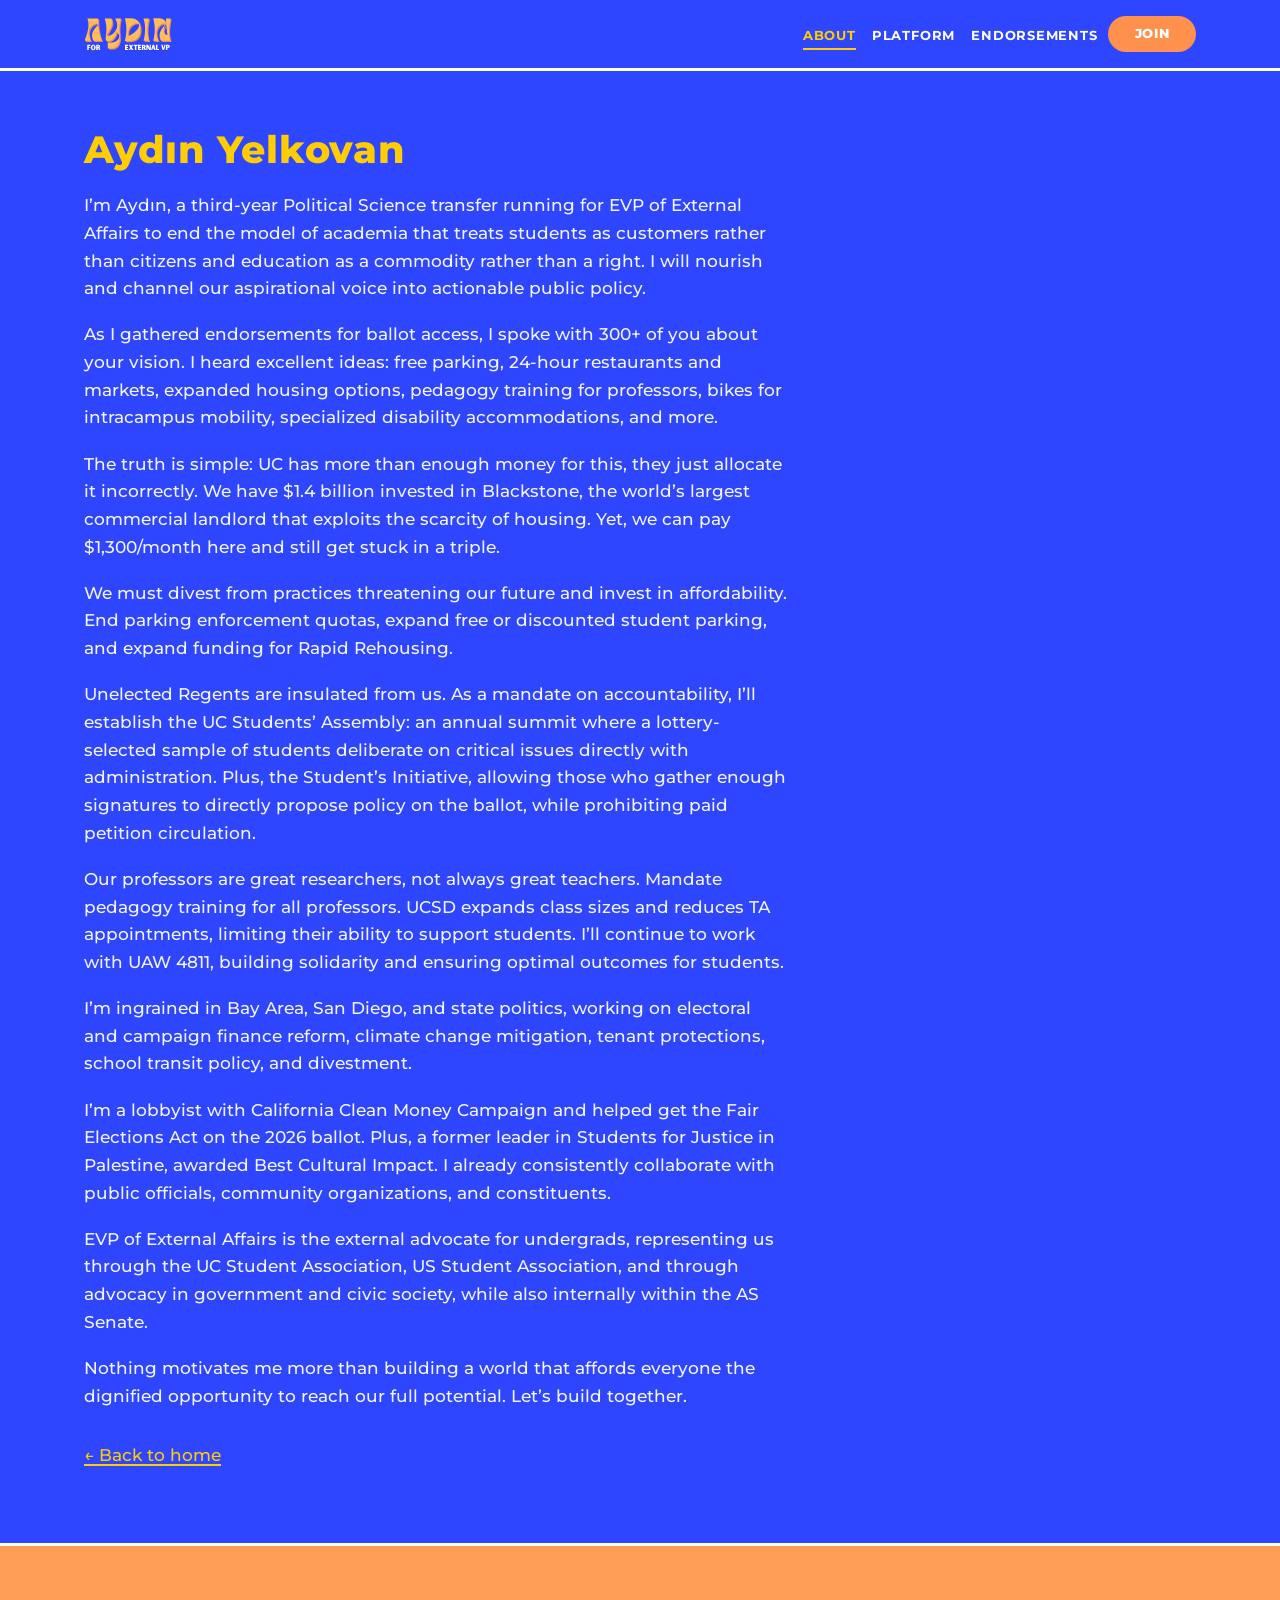
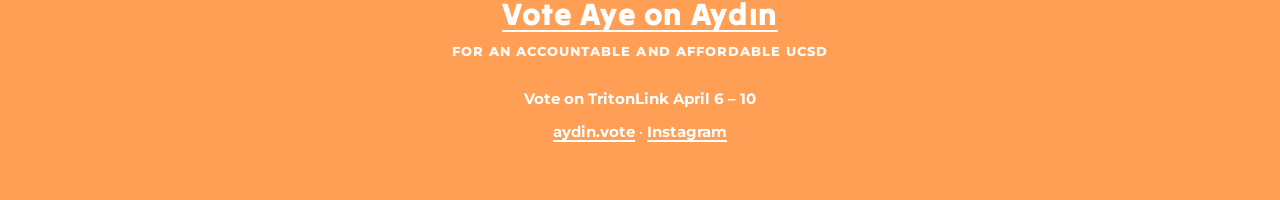
<file: about.html>
<!DOCTYPE html>
<html lang="en-US">
  <head>
    <meta charset="utf-8" />
    <meta name="viewport" content="width=device-width, initial-scale=1" />
    <title>About — Aydın Yelkovan for External Affairs</title>
    <meta
      name="description"
      content="I’m Aydın, a third-year Political Science transfer running for EVP of External Affairs to end the model of academia that treats students as customers rather than citizens and education as a commodity rather than a right."
    />
    <link rel="icon" type="image/png" href="assets/logo.png" />
    <link rel="apple-touch-icon" href="assets/logo.png" />
    <link rel="preconnect" href="https://fonts.googleapis.com" />
    <link rel="preconnect" href="https://fonts.gstatic.com" crossorigin />
    <link
      href="https://fonts.googleapis.com/css2?family=Montserrat:wght@500;600;700;800&family=Tilt+Warp&display=swap"
      rel="stylesheet"
    />
    <link rel="stylesheet" href="styles.css" />
  </head>
  <body>
    <a class="skip-link" href="#main">Skip to content</a>

    <header class="site-header">
      <div class="header-inner">
        <a class="brand-mark" href="index.html">
          <img
            src="assets/header.svg"
            alt="Aydın Yelkovan for External VP"
            width="1500"
            height="750"
            decoding="async"
          />
        </a>
        <nav class="header-nav" aria-label="Primary">
          <div id="nav-drawer" class="nav-drawer">
            <ul class="nav-links nav-links--pages">
              <li><a href="about.html" aria-current="page">About</a></li>
              <li><a href="platform.html">Platform</a></li>
              <li><a href="endorsements.html">Endorsements</a></li>
            </ul>
          </div>
          <a class="btn-cta header-join-btn" href="join.html">Join</a>
          <button
            type="button"
            class="nav-toggle"
            id="nav-toggle"
            aria-expanded="false"
            aria-controls="nav-drawer"
            aria-label="Open menu"
          >
            <span class="nav-toggle-bars" aria-hidden="true">
              <span class="nav-toggle-bar"></span>
              <span class="nav-toggle-bar"></span>
              <span class="nav-toggle-bar"></span>
            </span>
          </button>
        </nav>
      </div>
    </header>

    <main id="main" aria-label="About">
      <section class="section section--blue about-page" id="meet">
        <div class="section-inner">
        <h1 class="about-page-title">Aydın Yelkovan</h1>
        <div class="about-body">
          <p>
            I’m Aydın, a third-year Political Science transfer running for EVP of
            External Affairs to end the model of academia that treats students as
            customers rather than citizens and education as a commodity rather than
            a right. I will nourish and channel our aspirational voice into
            actionable public policy.
          </p>
          <p>
            As I gathered endorsements for ballot access, I spoke with 300+ of you
            about your vision. I heard excellent ideas: free parking, 24-hour
            restaurants and markets, expanded housing options, pedagogy training
            for professors, bikes for intracampus mobility, specialized disability
            accommodations, and more.
          </p>
          <p>
            The truth is simple: UC has more than enough money for this, they just
            allocate it incorrectly. We have $1.4 billion invested in Blackstone, the
            world’s largest commercial landlord that exploits the scarcity of
            housing. Yet, we can pay $1,300/month here and still get stuck in a
            triple.
          </p>
          <p>
            We must divest from practices threatening our future and invest in
            affordability. End parking enforcement quotas, expand free or discounted
            student parking, and expand funding for Rapid Rehousing.
          </p>
          <p>
            Unelected Regents are insulated from us. As a mandate on accountability,
            I’ll establish the UC Students’ Assembly: an annual summit where a
            lottery-selected sample of students deliberate on critical issues
            directly with administration. Plus, the Student’s Initiative, allowing
            those who gather enough signatures to directly propose policy on the
            ballot, while prohibiting paid petition circulation.
          </p>
          <p>
            Our professors are great researchers, not always great teachers.
            Mandate pedagogy training for all professors. UCSD expands class sizes
            and reduces TA appointments, limiting their ability to support
            students. I’ll continue to work with UAW 4811, building solidarity and
            ensuring optimal outcomes for students.
          </p>
          <p>
            I’m ingrained in Bay Area, San Diego, and state politics, working on
            electoral and campaign finance reform, climate change mitigation, tenant
            protections, school transit policy, and divestment.
          </p>
          <p>
            I’m a lobbyist with California Clean Money Campaign and helped get the
            Fair Elections Act on the 2026 ballot. Plus, a former leader in Students
            for Justice in Palestine, awarded Best Cultural Impact. I already
            consistently collaborate with public officials, community organizations,
            and constituents.
          </p>
          <p>
            EVP of External Affairs is the external advocate for undergrads,
            representing us through the UC Student Association, US Student
            Association, and through advocacy in government and civic society, while
            also internally within the AS Senate.
          </p>
          <p>
            Nothing motivates me more than building a world that affords everyone
            the dignified opportunity to reach our full potential. Let’s build
            together.
          </p>
        </div>

        <p class="about-back-wrap">
          <a href="index.html">← Back to home</a>
        </p>
        </div>
      </section>
    </main>

    <footer class="site-footer">
      <div class="site-footer-inner">
        <div class="wordmark-footer">Vote Aye on Aydın</div>
        <p class="footer-tagline">For an Accountable and Affordable UCSD</p>
        <p><strong>Vote on TritonLink April 6 – 10</strong></p>
        <p>
          <a href="https://aydin.vote/">aydin.vote</a>
          · <a href="https://www.instagram.com/voteaydin">Instagram</a>
        </p>
      </div>
    </footer>
    <script src="assets/nav.js" defer></script>
  </body>
</html>
</file>
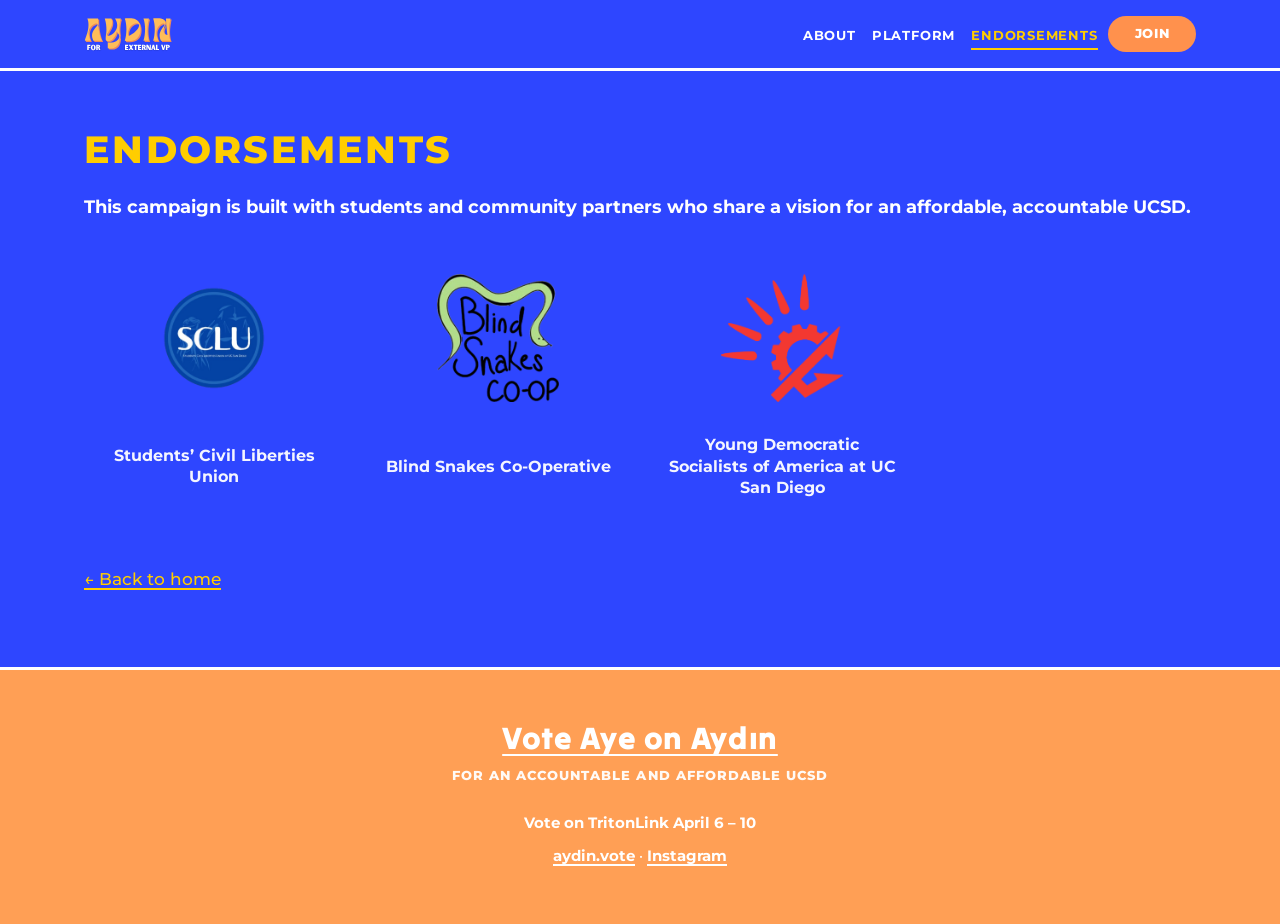
<file: endorsements.html>
<!DOCTYPE html>
<html lang="en-US">
  <head>
    <meta charset="utf-8" />
    <meta name="viewport" content="width=device-width, initial-scale=1" />
    <title>Endorsements — Aydın Yelkovan for External Affairs</title>
    <meta
      name="description"
      content="Organizations endorsing Aydın Yelkovan for ASUCSD EVP of External Affairs."
    />
    <link rel="icon" type="image/png" href="assets/logo.png" />
    <link rel="apple-touch-icon" href="assets/logo.png" />
    <link rel="preconnect" href="https://fonts.googleapis.com" />
    <link rel="preconnect" href="https://fonts.gstatic.com" crossorigin />
    <link
      href="https://fonts.googleapis.com/css2?family=Montserrat:wght@500;600;700;800&family=Tilt+Warp&display=swap"
      rel="stylesheet"
    />
    <link rel="stylesheet" href="styles.css" />
  </head>
  <body>
    <a class="skip-link" href="#main">Skip to content</a>

    <header class="site-header">
      <div class="header-inner">
        <a class="brand-mark" href="index.html">
          <img
            src="assets/header.svg"
            alt="Aydın Yelkovan for External VP"
            width="1500"
            height="750"
            decoding="async"
          />
        </a>
        <nav class="header-nav" aria-label="Primary">
          <div id="nav-drawer" class="nav-drawer">
            <ul class="nav-links nav-links--pages">
              <li><a href="about.html">About</a></li>
              <li><a href="platform.html">Platform</a></li>
              <li><a href="endorsements.html" aria-current="page">Endorsements</a></li>
            </ul>
          </div>
          <a class="btn-cta header-join-btn" href="join.html">Join</a>
          <button
            type="button"
            class="nav-toggle"
            id="nav-toggle"
            aria-expanded="false"
            aria-controls="nav-drawer"
            aria-label="Open menu"
          >
            <span class="nav-toggle-bars" aria-hidden="true">
              <span class="nav-toggle-bar"></span>
              <span class="nav-toggle-bar"></span>
              <span class="nav-toggle-bar"></span>
            </span>
          </button>
        </nav>
      </div>
    </header>

    <main id="main">
      <section class="section section--blue endorse-page">
        <div class="section-inner">
        <h1 class="endorse-page-title">Endorsements</h1>
        <p class="lede">
          This campaign is built with students and community partners who share
          a vision for an affordable, accountable UCSD.
        </p>

        <ul class="endorse-grid">
          <li>
            <a
              class="endorse-card"
              href="https://sclusd.org"
              target="_blank"
              rel="noopener noreferrer"
            >
              <img
                src="assets/endorsements/sclu.png"
                width="300"
                height="300"
                alt="Students’ Civil Liberties Union logo"
                loading="lazy"
              />
              <span class="endorse-name">Students’ Civil Liberties Union</span>
            </a>
          </li>
          <li>
            <a
              class="endorse-card"
              href="https://linktr.ee/blindsnakescoop"
              target="_blank"
              rel="noopener noreferrer"
            >
              <img
                src="assets/endorsements/blind-snakes.png"
                width="286"
                height="300"
                alt="Blind Snakes Co-Operative logo"
                loading="lazy"
              />
              <span class="endorse-name">Blind Snakes Co-Operative</span>
            </a>
          </li>
          <li>
            <a
              class="endorse-card"
              href="https://linktr.ee/ydsatucsd"
              target="_blank"
              rel="noopener noreferrer"
            >
              <img
                src="assets/endorsements/ydsa-ucsd.png"
                width="283"
                height="297"
                alt="Young Democratic Socialists of America at UC San Diego logo"
                loading="lazy"
              />
              <span class="endorse-name"
                >Young Democratic Socialists of America at UC San Diego</span>
            </a>
          </li>
        </ul>

        <p class="endorse-back-wrap">
          <a href="index.html">← Back to home</a>
        </p>
        </div>
      </section>
    </main>

    <footer class="site-footer">
      <div class="site-footer-inner">
        <div class="wordmark-footer">Vote Aye on Aydın</div>
        <p class="footer-tagline">For an Accountable and Affordable UCSD</p>
        <p><strong>Vote on TritonLink April 6 – 10</strong></p>
        <p>
          <a href="https://aydin.vote/">aydin.vote</a>
          · <a href="https://www.instagram.com/voteaydin">Instagram</a>
        </p>
      </div>
    </footer>
    <script src="assets/nav.js" defer></script>
  </body>
</html>
</file>
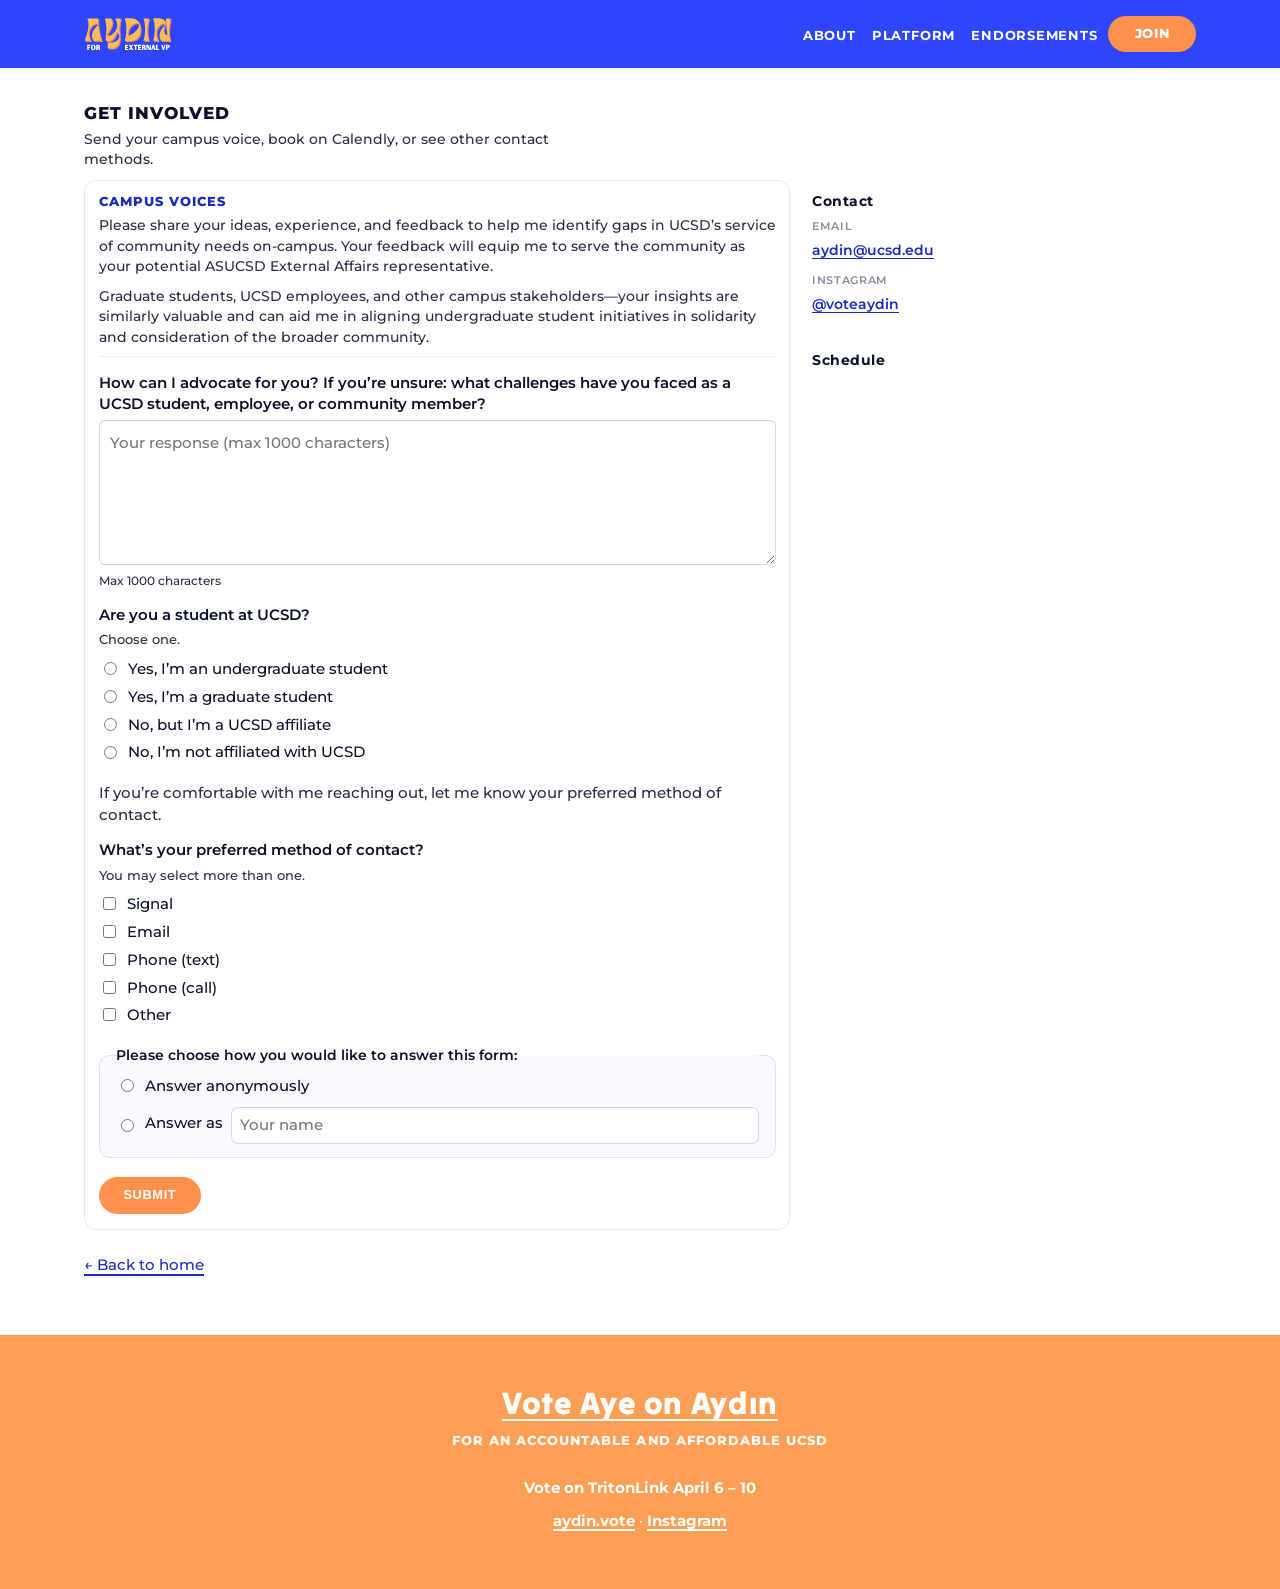
<file: join.html>
<!DOCTYPE html>
<html lang="en-US">
  <head>
    <meta charset="utf-8" />
    <meta name="viewport" content="width=device-width, initial-scale=1" />
    <title>Get involved — Aydın Yelkovan for External Affairs</title>
    <meta
      name="description"
      content="Sign up to table with the campaign and tell us how we can support you at UCSD."
    />
    <link rel="icon" type="image/png" href="assets/logo.png" />
    <link rel="apple-touch-icon" href="assets/logo.png" />
    <link rel="preconnect" href="https://fonts.googleapis.com" />
    <link rel="preconnect" href="https://fonts.gstatic.com" crossorigin />
    <link
      href="https://fonts.googleapis.com/css2?family=Montserrat:wght@500;600;700;800&family=Tilt+Warp&display=swap"
      rel="stylesheet"
    />
    <link rel="stylesheet" href="styles.css" />
  </head>
  <body>
    <a class="skip-link" href="#main">Skip to content</a>

    <header class="site-header">
      <div class="header-inner">
        <a class="brand-mark" href="index.html">
          <img
            src="assets/header.svg"
            alt="Aydın Yelkovan for External VP"
            width="1500"
            height="750"
            decoding="async"
          />
        </a>
        <nav class="header-nav" aria-label="Primary">
          <div id="nav-drawer" class="nav-drawer">
            <ul class="nav-links nav-links--pages">
              <li><a href="about.html">About</a></li>
              <li><a href="platform.html">Platform</a></li>
              <li><a href="endorsements.html">Endorsements</a></li>
            </ul>
          </div>
          <a class="btn-cta header-join-btn" href="join.html" aria-current="page">Join</a>
          <button
            type="button"
            class="nav-toggle"
            id="nav-toggle"
            aria-expanded="false"
            aria-controls="nav-drawer"
            aria-label="Open menu"
          >
            <span class="nav-toggle-bars" aria-hidden="true">
              <span class="nav-toggle-bar"></span>
              <span class="nav-toggle-bar"></span>
              <span class="nav-toggle-bar"></span>
            </span>
          </button>
        </nav>
      </div>
    </header>

    <main id="main">
      <section class="section section--surface join-page">
        <div class="section-inner">
          <header class="join-intro">
            <h1 class="join-page-title">Get involved</h1>
            <p class="join-lede">
              Send your campus voice, book on Calendly, or see other contact
              methods.
            </p>
          </header>

          <div class="join-layout">
            <div class="join-col join-col--primary">
              <section class="join-panel join-panel--form">
                <h2 class="join-subhead">Campus Voices</h2>
                <!-- Formsubmit.co: first submission triggers a one-time inbox confirmation. -->
                <form
                  class="join-email-form"
                  action="https://formsubmit.co/contact@aydin.vote"
                  method="post"
                >
                  <input
                    type="hidden"
                    name="_subject"
                    value="Campus Voices — Aydın for External Affairs"
                  />
                  <input type="hidden" name="_template" value="table" />
                  <input type="text" name="_honey" style="display: none" tabindex="-1" autocomplete="off" />

                  <div class="join-form-intro">
                    <p>
                      Please share your ideas, experience, and feedback to help me
                      identify gaps in UCSD’s service of community needs on-campus.
                      Your feedback will equip me to serve the community as your
                      potential ASUCSD External Affairs representative.
                    </p>
                    <p>
                      Graduate students, UCSD employees, and other campus
                      stakeholders—your insights are similarly valuable and can aid
                      me in aligning undergraduate student initiatives in solidarity
                      and consideration of the broader community.
                    </p>
                  </div>

                  <label class="join-field">
                    <span class="join-field-label"
                      >How can I advocate for you? If you’re unsure: what
                      challenges have you faced as a UCSD student, employee, or
                      community member?</span>
                    <textarea
                      name="q1_advocacy"
                      rows="5"
                      maxlength="1000"
                      required
                      placeholder="Your response (max 1000 characters)"
                    ></textarea>
                    <span class="join-char-hint" aria-live="polite">Max 1000 characters</span>
                  </label>

                  <fieldset class="join-fieldset">
                    <legend class="join-field-label">
                      Are you a student at UCSD?
                    </legend>
                    <p class="join-field-hint">Choose one.</p>
                    <ul class="join-choice-list">
                      <li>
                        <label class="join-radio-label">
                          <input
                            type="radio"
                            name="q3_ucsd_status"
                            value="Yes, I'm an undergraduate student"
                            required
                          />
                          <span>Yes, I’m an undergraduate student</span>
                        </label>
                      </li>
                      <li>
                        <label class="join-radio-label">
                          <input
                            type="radio"
                            name="q3_ucsd_status"
                            value="Yes, I'm a graduate student"
                          />
                          <span>Yes, I’m a graduate student</span>
                        </label>
                      </li>
                      <li>
                        <label class="join-radio-label">
                          <input
                            type="radio"
                            name="q3_ucsd_status"
                            value="No, but I'm a UCSD affiliate"
                          />
                          <span>No, but I’m a UCSD affiliate</span>
                        </label>
                      </li>
                      <li>
                        <label class="join-radio-label">
                          <input
                            type="radio"
                            name="q3_ucsd_status"
                            value="No, I'm not affiliated with UCSD"
                          />
                          <span>No, I’m not affiliated with UCSD</span>
                        </label>
                      </li>
                    </ul>
                  </fieldset>

                  <!-- Shown for undergrad or grad -->
                  <div
                    id="join-conditional-student"
                    class="join-conditional join-card-dark"
                    hidden
                  >
                    <fieldset class="join-fieldset">
                      <legend class="join-field-label join-field-label--popup">
                        <abbr
                          class="join-popup-mark"
                          title="This question appears when you select an option above"
                          >*</abbr
                        >
                        Are you part of a student organization interested in
                        hosting me?
                      </legend>
                      <p class="join-field-hint join-field-hint--dark">Choose one.</p>
                      <ul class="join-choice-list">
                        <li>
                          <label class="join-radio-label join-radio-label--dark">
                            <input
                              type="radio"
                              name="student_org_hosting"
                              value="Yes, I'm a member"
                            />
                            <span>Yes, I’m a member</span>
                          </label>
                        </li>
                        <li>
                          <label class="join-radio-label join-radio-label--dark">
                            <input
                              type="radio"
                              name="student_org_hosting"
                              value="Yes, I'm a representative"
                            />
                            <span>Yes, I’m a representative</span>
                          </label>
                        </li>
                        <li>
                          <label class="join-radio-label join-radio-label--dark">
                            <input
                              type="radio"
                              name="student_org_hosting"
                              value="No"
                            />
                            <span>No</span>
                          </label>
                        </li>
                      </ul>
                    </fieldset>
                    <div
                      id="join-conditional-org-contact"
                      class="join-conditional-nested"
                      hidden
                    >
                      <label class="join-field join-field--dark">
                        <span class="join-field-label join-field-label--popup"
                          ><abbr
                            class="join-popup-mark"
                            title="This question appears when you select an option above"
                            >*</abbr
                          >
                          Please provide the name and/or contact for the
                          organization, I’ll be in touch!</span
                        >
                        <input
                          type="text"
                          name="student_org_contact"
                          autocomplete="organization"
                          placeholder=""
                        />
                      </label>
                    </div>
                  </div>

                  <!-- Shown for UCSD affiliate (not student) -->
                  <div
                    id="join-conditional-affiliate"
                    class="join-conditional join-card-dark"
                    hidden
                  >
                    <label class="join-field join-field--dark">
                      <span class="join-field-label join-field-label--popup"
                        ><abbr
                          class="join-popup-mark"
                          title="This question appears when you select an option above"
                          >*</abbr
                        >
                        What’s your affiliation with UCSD?</span
                      >
                      <input
                        type="text"
                        name="affiliate_ucsd_detail"
                        autocomplete="organization-title"
                        placeholder=""
                      />
                    </label>
                  </div>

                  <p class="join-form-bridge">
                    If you’re comfortable with me reaching out, let me know your
                    preferred method of contact.
                  </p>

                  <fieldset class="join-fieldset">
                    <legend class="join-field-label">
                      What’s your preferred method of contact?
                    </legend>
                    <p class="join-field-hint">You may select more than one.</p>
                    <ul class="join-choice-list join-choice-list--check">
                      <li>
                        <label class="join-check-label">
                          <input type="checkbox" name="q5_contact_signal" value="yes" />
                          <span>Signal</span>
                        </label>
                      </li>
                      <li>
                        <label class="join-check-label">
                          <input type="checkbox" name="q5_contact_email" value="yes" />
                          <span>Email</span>
                        </label>
                      </li>
                      <li>
                        <label class="join-check-label">
                          <input type="checkbox" name="q5_contact_phone_text" value="yes" />
                          <span>Phone (text)</span>
                        </label>
                      </li>
                      <li>
                        <label class="join-check-label">
                          <input type="checkbox" name="q5_contact_phone_call" value="yes" />
                          <span>Phone (call)</span>
                        </label>
                      </li>
                      <li>
                        <label class="join-check-label">
                          <input type="checkbox" name="q5_contact_other" value="yes" />
                          <span>Other</span>
                        </label>
                      </li>
                    </ul>
                  </fieldset>

                  <div
                    class="join-contact-reveal"
                    id="join-wrap-signal"
                    hidden
                  >
                    <label class="join-field">
                      <span class="join-field-label join-field-label--popup"
                        ><abbr
                          class="join-popup-mark"
                          title="Shown when you select this contact method above"
                          >*</abbr
                        >
                        Signal (username or phone number)</span>
                      <input
                        type="text"
                        name="q6_signal"
                        autocomplete="off"
                        placeholder="@username or phone"
                      />
                    </label>
                  </div>

                  <div
                    class="join-contact-reveal"
                    id="join-wrap-phone"
                    hidden
                  >
                    <label class="join-field">
                      <span class="join-field-label join-field-label--popup"
                        ><abbr
                          class="join-popup-mark"
                          title="Shown when you select this contact method above"
                          >*</abbr
                        >
                        Phone number</span>
                      <input type="tel" name="q7_phone" autocomplete="tel" />
                    </label>
                  </div>

                  <div
                    class="join-contact-reveal"
                    id="join-wrap-email"
                    hidden
                  >
                    <label class="join-field">
                      <span class="join-field-label join-field-label--popup"
                        ><abbr
                          class="join-popup-mark"
                          title="Shown when you select this contact method above"
                          >*</abbr
                        >
                        Email address</span>
                      <input
                        type="email"
                        name="email"
                        autocomplete="email"
                        placeholder="email@example.com"
                      />
                    </label>
                  </div>

                  <div
                    class="join-contact-reveal"
                    id="join-wrap-other"
                    hidden
                  >
                    <label class="join-field">
                      <span class="join-field-label join-field-label--popup"
                        ><abbr
                          class="join-popup-mark"
                          title="Shown when you select this contact method above"
                          >*</abbr
                        >
                        Other — how should we reach you?</span>
                      <textarea
                        name="q_other_contact"
                        rows="3"
                        maxlength="500"
                        placeholder="Describe your preferred contact method"
                      ></textarea>
                    </label>
                  </div>

                  <fieldset
                    class="join-fieldset join-card-dark join-identity-fieldset"
                  >
                    <legend class="join-field-label join-field-label--identity">
                      Please choose how you would like to answer this form:
                    </legend>
                    <ul class="join-choice-list">
                      <li>
                        <label class="join-radio-label join-radio-label--dark">
                          <input
                            type="radio"
                            name="identity_mode"
                            value="anonymous"
                            required
                          />
                          <span>Answer anonymously</span>
                        </label>
                      </li>
                      <li class="join-identity-named-row">
                        <label
                          class="join-radio-label join-radio-label--dark join-radio-label--inline-name"
                        >
                          <input
                            type="radio"
                            name="identity_mode"
                            value="named"
                          />
                          <span class="join-inline-name-label">Answer as</span>
                          <input
                            type="text"
                            id="join-submitter-name"
                            class="join-inline-name-input"
                            name="submitter_name"
                            autocomplete="name"
                            placeholder="Your name"
                            aria-label="Your name (when not anonymous)"
                          />
                        </label>
                      </li>
                    </ul>
                  </fieldset>

                  <button type="submit" class="btn-cta join-form-submit">
                    Submit
                  </button>
                </form>
              </section>
            </div>

            <aside class="join-col join-col--aside" aria-label="Contact and scheduling">
              <section class="join-panel join-panel--contact">
                <h2 class="join-subhead">Contact</h2>
                <ul class="join-contact-list">
                  <li>
                    <span class="join-contact-label">Email</span>
                    <a href="mailto:aydin@ucsd.edu">aydin@ucsd.edu</a>
                  </li>
                  <li>
                    <span class="join-contact-label">Instagram</span>
                    <a
                      href="https://www.instagram.com/voteaydin"
                      target="_blank"
                      rel="noopener noreferrer"
                      >@voteaydin</a
                    >
                  </li>
                </ul>
              </section>

              <div class="join-panel join-calendly-stack">
                <h2 class="join-subhead">Schedule</h2>
                <div class="join-calendly-wrap">
                  <div
                    class="calendly-inline-widget"
                    data-url="https://calendly.com/ayelk-proton/join"
                  ></div>
                </div>
              </div>
            </aside>
          </div>

          <script
            src="https://assets.calendly.com/assets/external/widget.js"
            async
          ></script>
          <script>
            (function () {
              var form = document.querySelector(".join-email-form");
              if (!form) return;

              var cbSignal = form.querySelector('input[name="q5_contact_signal"]');
              var cbEmail = form.querySelector('input[name="q5_contact_email"]');
              var cbPhoneText = form.querySelector(
                'input[name="q5_contact_phone_text"]'
              );
              var cbPhoneCall = form.querySelector(
                'input[name="q5_contact_phone_call"]'
              );
              var cbOther = form.querySelector('input[name="q5_contact_other"]');

              var wrapSignal = document.getElementById("join-wrap-signal");
              var wrapPhone = document.getElementById("join-wrap-phone");
              var wrapEmail = document.getElementById("join-wrap-email");
              var wrapOther = document.getElementById("join-wrap-other");

              var inputSignal = form.querySelector('input[name="q6_signal"]');
              var inputPhone = form.querySelector('input[name="q7_phone"]');
              var inputEmail = form.querySelector('input[name="email"]');
              var inputOther = form.querySelector('textarea[name="q_other_contact"]');

              var studentBlock = document.getElementById("join-conditional-student");
              var affiliateBlock = document.getElementById("join-conditional-affiliate");
              var orgContactWrap = document.getElementById("join-conditional-org-contact");
              var hostingRadios = form.querySelectorAll('input[name="student_org_hosting"]');
              var ucsdRadios = form.querySelectorAll('input[name="q3_ucsd_status"]');
              var orgContactInput = form.querySelector('input[name="student_org_contact"]');
              var affiliateInput = form.querySelector('input[name="affiliate_ucsd_detail"]');
              var identityRadios = form.querySelectorAll('input[name="identity_mode"]');
              var nameInput = document.getElementById("join-submitter-name");

              function setWrap(wrap, show) {
                if (!wrap) return;
                wrap.hidden = !show;
                wrap.setAttribute("aria-hidden", show ? "false" : "true");
              }

              function isUcsdStudent(val) {
                return (
                  val.indexOf("undergraduate") !== -1 ||
                  val.indexOf("graduate") !== -1
                );
              }

              function isUcsdAffiliate(val) {
                return val.indexOf("UCSD affiliate") !== -1;
              }

              function getQ3Value() {
                var c = form.querySelector('input[name="q3_ucsd_status"]:checked');
                return c ? c.value : "";
              }

              function clearStudentFields() {
                hostingRadios.forEach(function (r) {
                  r.checked = false;
                  r.required = false;
                });
                if (orgContactInput) {
                  orgContactInput.value = "";
                  orgContactInput.required = false;
                }
                setWrap(orgContactWrap, false);
              }

              function clearAffiliateField() {
                if (affiliateInput) {
                  affiliateInput.value = "";
                  affiliateInput.required = false;
                }
              }

              function syncUcsd() {
                var v = getQ3Value();
                var showStudent = isUcsdStudent(v);
                var showAffiliate = isUcsdAffiliate(v);

                setWrap(studentBlock, showStudent);
                setWrap(affiliateBlock, showAffiliate);

                if (!showStudent) clearStudentFields();
                if (!showAffiliate) clearAffiliateField();

                if (showStudent) {
                  hostingRadios.forEach(function (r, i) {
                    r.required = i === 0;
                  });
                }
                if (showAffiliate && affiliateInput) {
                  affiliateInput.required = true;
                }

                syncOrgHosting();
              }

              function syncOrgHosting() {
                if (!studentBlock || studentBlock.hidden) return;
                var c = form.querySelector('input[name="student_org_hosting"]:checked');
                var showContact =
                  c && c.value !== "No" && c.value.indexOf("Yes") === 0;
                setWrap(orgContactWrap, showContact);
                if (orgContactInput) {
                  orgContactInput.required = !!showContact;
                  if (!showContact) orgContactInput.value = "";
                }
              }

              function syncIdentity() {
                if (!nameInput) return;
                var mode = form.querySelector('input[name="identity_mode"]:checked');
                if (!mode) {
                  nameInput.required = false;
                  nameInput.disabled = false;
                  return;
                }
                if (mode.value === "named") {
                  nameInput.required = true;
                  nameInput.disabled = false;
                } else {
                  nameInput.required = false;
                  nameInput.value = "";
                  nameInput.disabled = true;
                }
              }

              function sync() {
                var showSignal = cbSignal && cbSignal.checked;
                var showEmail = cbEmail && cbEmail.checked;
                var showPhone =
                  (cbPhoneText && cbPhoneText.checked) ||
                  (cbPhoneCall && cbPhoneCall.checked);
                var showOther = cbOther && cbOther.checked;

                setWrap(wrapSignal, showSignal);
                setWrap(wrapPhone, showPhone);
                setWrap(wrapEmail, showEmail);
                setWrap(wrapOther, showOther);

                if (inputSignal) {
                  inputSignal.required = !!showSignal;
                  if (!showSignal) inputSignal.value = "";
                }
                if (inputPhone) {
                  inputPhone.required = !!showPhone;
                  if (!showPhone) inputPhone.value = "";
                }
                if (inputEmail) {
                  inputEmail.required = !!showEmail;
                  if (!showEmail) inputEmail.value = "";
                }
                if (inputOther) {
                  inputOther.required = !!showOther;
                  if (!showOther) inputOther.value = "";
                }
              }

              form.addEventListener("submit", function (e) {
                var mode = form.querySelector('input[name="identity_mode"]:checked');
                if (mode && mode.value === "anonymous" && nameInput) {
                  nameInput.disabled = false;
                  nameInput.value = "Anonymous";
                }
                if (mode && mode.value === "named" && nameInput) {
                  if (!nameInput.value.trim()) {
                    e.preventDefault();
                    nameInput.focus();
                  }
                }
              });

              [cbSignal, cbEmail, cbPhoneText, cbPhoneCall, cbOther].forEach(function (el) {
                if (el) el.addEventListener("change", sync);
              });
              ucsdRadios.forEach(function (r) {
                r.addEventListener("change", syncUcsd);
              });
              hostingRadios.forEach(function (r) {
                r.addEventListener("change", syncOrgHosting);
              });
              identityRadios.forEach(function (r) {
                r.addEventListener("change", syncIdentity);
              });

              if (nameInput) {
                nameInput.addEventListener("focus", function () {
                  var named = form.querySelector(
                    'input[name="identity_mode"][value="named"]'
                  );
                  if (named) {
                    named.checked = true;
                    syncIdentity();
                  }
                });
              }

              sync();
              syncUcsd();
              syncIdentity();
            })();
          </script>

          <p class="join-back-wrap">
            <a class="join-back-link" href="index.html">← Back to home</a>
          </p>
        </div>
      </section>
    </main>

    <footer class="site-footer">
      <div class="site-footer-inner">
        <div class="wordmark-footer">Vote Aye on Aydın</div>
        <p class="footer-tagline">For an Accountable and Affordable UCSD</p>
        <p><strong>Vote on TritonLink April 6 – 10</strong></p>
        <p>
          <a href="https://aydin.vote/">aydin.vote</a>
          · <a href="https://www.instagram.com/voteaydin">Instagram</a>
        </p>
      </div>
    </footer>
    <script src="assets/nav.js" defer></script>
  </body>
</html>
</file>
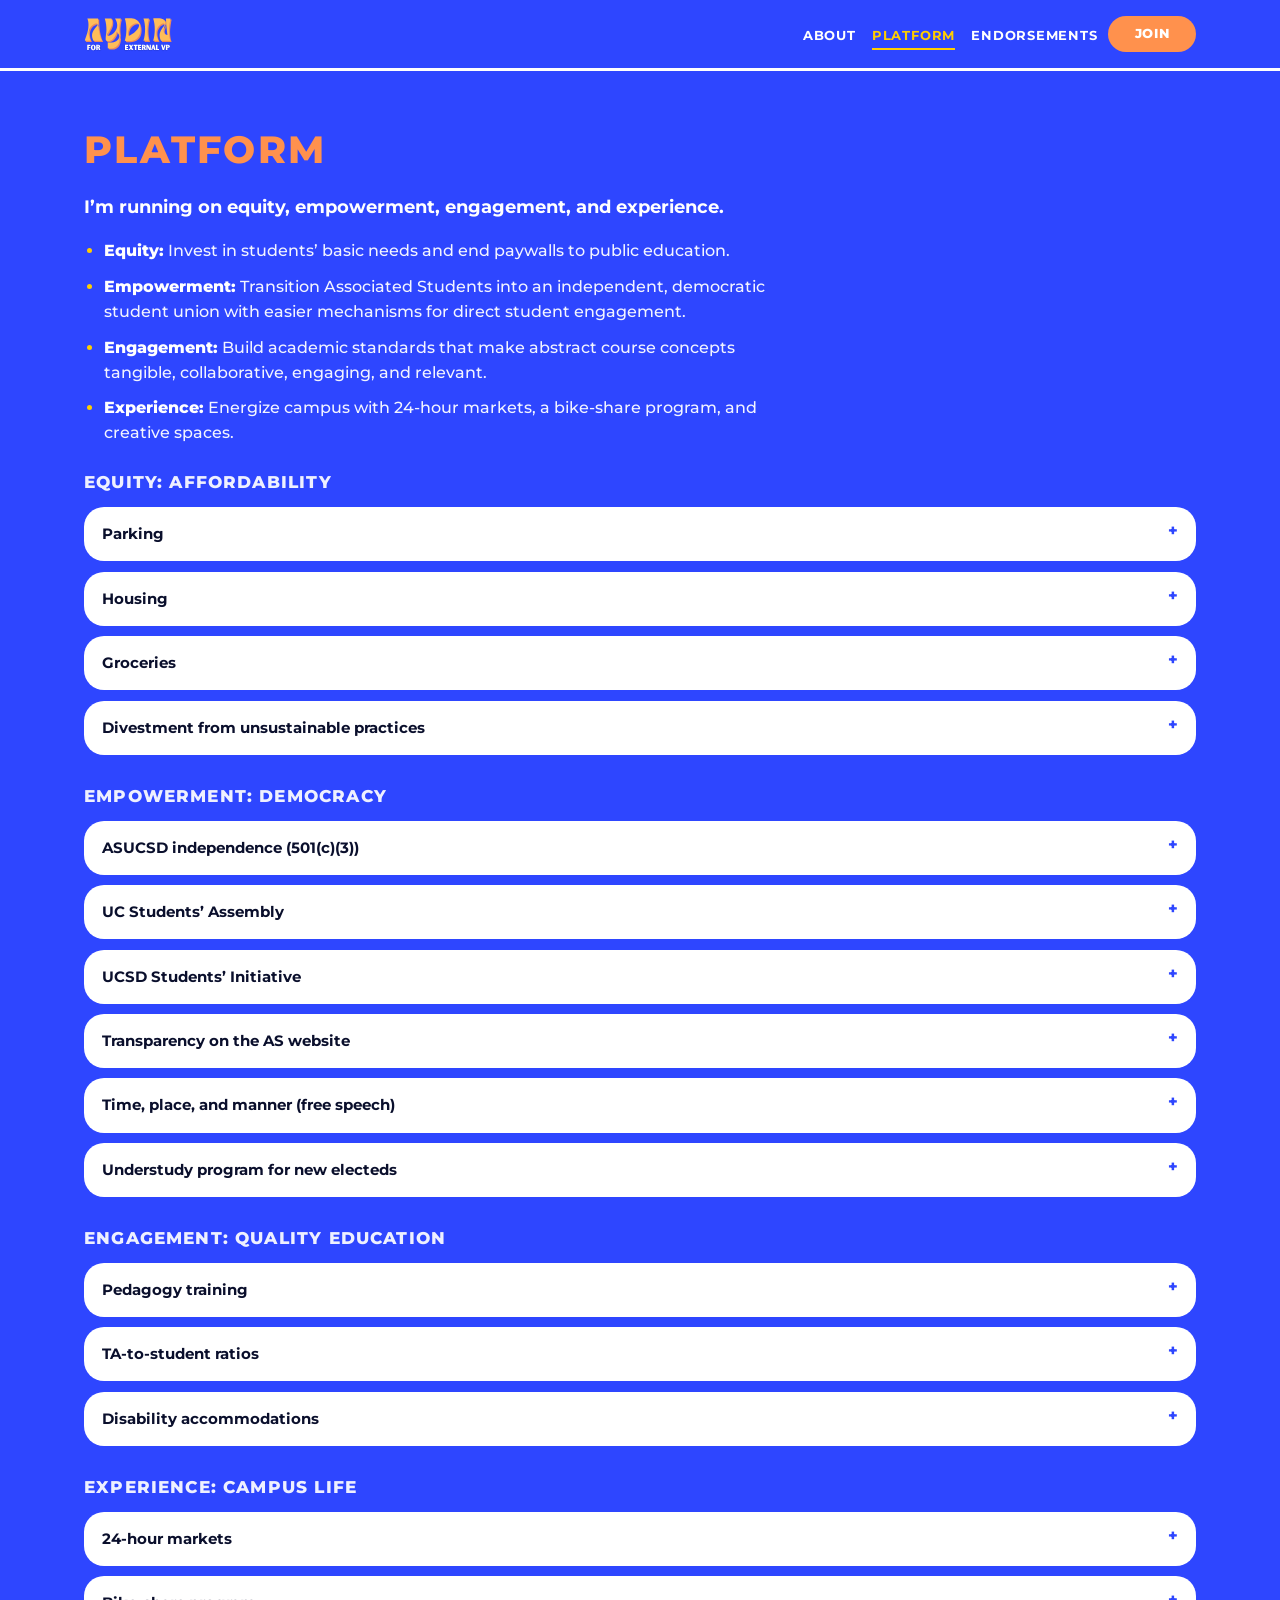
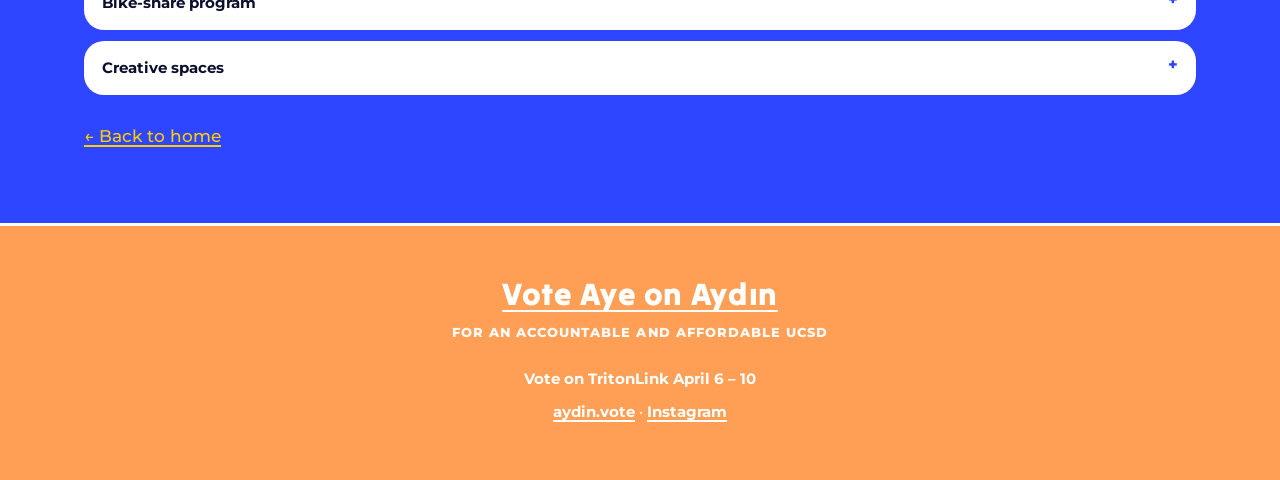
<file: platform.html>
<!DOCTYPE html>
<html lang="en-US">
  <head>
    <meta charset="utf-8" />
    <meta name="viewport" content="width=device-width, initial-scale=1" />
    <title>Platform — Aydın Yelkovan for External Affairs</title>
    <meta
      name="description"
      content="Equity, empowerment, engagement, and experience — full platform for ASUCSD EVP of External Affairs."
    />
    <link rel="icon" type="image/png" href="assets/logo.png" />
    <link rel="apple-touch-icon" href="assets/logo.png" />
    <link rel="preconnect" href="https://fonts.googleapis.com" />
    <link rel="preconnect" href="https://fonts.gstatic.com" crossorigin />
    <link
      href="https://fonts.googleapis.com/css2?family=Montserrat:wght@500;600;700;800&family=Tilt+Warp&display=swap"
      rel="stylesheet"
    />
    <link rel="stylesheet" href="styles.css" />
  </head>
  <body>
    <a class="skip-link" href="#main">Skip to content</a>

    <header class="site-header">
      <div class="header-inner">
        <a class="brand-mark" href="index.html">
          <img
            src="assets/header.svg"
            alt="Aydın Yelkovan for External VP"
            width="1500"
            height="750"
            decoding="async"
          />
        </a>
        <nav class="header-nav" aria-label="Primary">
          <div id="nav-drawer" class="nav-drawer">
            <ul class="nav-links nav-links--pages">
              <li><a href="about.html">About</a></li>
              <li><a href="platform.html" aria-current="page">Platform</a></li>
              <li><a href="endorsements.html">Endorsements</a></li>
            </ul>
          </div>
          <a class="btn-cta header-join-btn" href="join.html">Join</a>
          <button
            type="button"
            class="nav-toggle"
            id="nav-toggle"
            aria-expanded="false"
            aria-controls="nav-drawer"
            aria-label="Open menu"
          >
            <span class="nav-toggle-bars" aria-hidden="true">
              <span class="nav-toggle-bar"></span>
              <span class="nav-toggle-bar"></span>
              <span class="nav-toggle-bar"></span>
            </span>
          </button>
        </nav>
      </div>
    </header>

    <main id="main">
      <section class="section section--blue platform-page" id="vision">
        <div class="section-inner">
          <h2>Platform</h2>
          <p class="lede platform-lede-main">
            I’m running on equity, empowerment, engagement, and experience.
          </p>

          <ul class="platform-pillars">
            <li>
              <strong>Equity:</strong> Invest in students’ basic needs and end
              paywalls to public education.
            </li>
            <li>
              <strong>Empowerment:</strong> Transition Associated Students into
              an independent, democratic student union with easier mechanisms for
              direct student engagement.
            </li>
            <li>
              <strong>Engagement:</strong> Build academic standards that make
              abstract course concepts tangible, collaborative, engaging, and
              relevant.
            </li>
            <li>
              <strong>Experience:</strong> Energize campus with 24-hour markets, a
              bike-share program, and creative spaces.
            </li>
          </ul>

          <h3 class="platform-group-title">EQUITY: Affordability</h3>
          <details class="platform-item">
            <summary>Parking</summary>
            <div class="body">
              Designate 15 free 2-hour parking spots in every parking structure.
              End parking enforcement quotas.
            </div>
          </details>
          <details class="platform-item">
            <summary>Housing</summary>
            <div class="body">
              Expand the funding and scope of the Student Rapid Rehousing program.
            </div>
          </details>
          <details class="platform-item">
            <summary>Groceries</summary>
            <div class="body">
              Ensure affordable food options are available in campus markets.
            </div>
          </details>
          <details class="platform-item">
            <summary>Divestment from unsustainable practices</summary>
            <div class="body">
              Adopt an Ethical Investment Policy to divest from harmful practices and
              free up funds for investments in students’ basic needs and sustainable
              technologies. Amend the current University of California Investment
              Policy to prohibit investment in funds whose investments exceed a
              threshold of total holdings in firms who enable, or directly profit
              from any of the following: fossil fuel extraction and processing,
              arms manufacturing, the production and sale of tobacco or weaponry,
              prison or immigrant detention facilities, mass surveillance
              technologies, or firms complicit in severe and consistent human
              rights violations, including slave labor, prison labor, war crimes,
              genocide, ethnic cleansing, apartheid.
            </div>
          </details>

          <h3 class="platform-group-title">EMPOWERMENT: Democracy</h3>
          <details class="platform-item">
            <summary>ASUCSD independence (501(c)(3))</summary>
            <div class="body">
              Transition ASUCSD into an independent non-profit, ending the
              administrative veto on Associated Students’ decisions. By
              transitioning ASUCSD into a 501(c)(3) non-profit, we will grant students
              complete autonomy in running student-run spaces and programs,
              challenging administrative decisions, and partnering with external
              community organizations, such as labor unions. The movement toward
              ASUCSD independence will be a UC-wide solidarity movement, where we
              join with other campuses to overturn the policy that reduces our
              democratic student government into a unit of the university.
            </div>
          </details>
          <details class="platform-item">
            <summary>UC Students’ Assembly</summary>
            <div class="body">
              Establish and annualize the UC Students’ Assembly, a summit where a
              lottery-selected sample of students are invited to deliberate on
              critical issues directly with UC Regents, Chancellors, and other key
              stakeholders.
            </div>
          </details>
          <details class="platform-item">
            <summary>UCSD Students’ Initiative</summary>
            <div class="body">
              Establish the UCSD Students’ Initiative, allowing students to propose
              policy directly on the ballot upon collection of required signatures,
              with paid circulation prohibited and a signature threshold of 15% of
              total undergraduate turnout from the most recent regularly scheduled
              election.
            </div>
          </details>
          <details class="platform-item">
            <summary>Transparency on the AS website</summary>
            <div class="body">
              Ensure publicly elected representatives’ emails are made available on
              the Associated Students website so students and stakeholders can reach
              out. Currently, the ASUCSD Senate hosts its most up-to-date information
              on social media pages, while the authoritative website lags behind.
              Consequently, none of the AS Senate representatives have pictures or
              email addresses posted.
            </div>
          </details>
          <details class="platform-item">
            <summary>Time, place, and manner (free speech)</summary>
            <div class="body">
              Defend First Amendment rights by amending the Time, Place, Manner
              policies to enshrine the free speech rights of students and workers
              on-campus. These restrictive policies are used to repress student and
              worker activism, limiting free speech to tiny so-called “free speech
              zones” and militantly enforcing against violators. They are also
              blatant violations of First Amendment jurisprudence which should ensure
              TPM designation does not interfere with the ability of the petitioners
              to reach their intended audience.
            </div>
          </details>
          <details class="platform-item">
            <summary>Understudy program for new electeds</summary>
            <div class="body">
              Encourage candidacy by creating an understudy program, where new
              ASUCSD electeds shadow the operations of their office and are onboarded.
              Many of the seats went unopposed this election cycle.
            </div>
          </details>

          <h3 class="platform-group-title">ENGAGEMENT: Quality education</h3>
          <details class="platform-item">
            <summary>Pedagogy training</summary>
            <div class="body">
              Mandate pedagogy training for professors, emphasizing teaching methods
              that ensure course concepts are actionable, relevant, and accessible to
              students.
            </div>
          </details>
          <details class="platform-item">
            <summary>TA-to-student ratios</summary>
            <div class="body">
              Cap TA-to-student ratios to prevent overwork of teaching assistants,
              ensuring they can provide the necessary support and resources students
              deserve.
            </div>
          </details>
          <details class="platform-item">
            <summary>Disability accommodations</summary>
            <div class="body">
              End quarterly re-verification of disabilities.
            </div>
          </details>

          <h3 class="platform-group-title">EXPERIENCE: Campus life</h3>
          <details class="platform-item">
            <summary>24-hour markets</summary>
            <div class="body">
              Expand market hours to 24 hours per day to accommodate the diverse
              schedules of students, aligning our infrastructure with the reality of a
              24/7 academic environment. We already have cashier-less systems, so this
              is a low-cost expansion.
            </div>
          </details>
          <details class="platform-item">
            <summary>Bike-share program</summary>
            <div class="body">
              Establish a university-owned bike-share program, building bike hubs
              where students can unlock bikes and helmets with smart locks via
              Tap-to-Ride with their student ID.
            </div>
          </details>
          <details class="platform-item">
            <summary>Creative spaces</summary>
            <div class="body">
              Support creative spaces on-campus! Sciences and arts are only useful
              once applied — let’s preserve and expand spaces where students can apply
              their learning collaboratively and accessibly.
            </div>
          </details>

          <p class="platform-back-wrap">
            <a class="back-to-home" href="index.html">← Back to home</a>
          </p>
        </div>
      </section>
    </main>

    <footer class="site-footer">
      <div class="site-footer-inner">
        <div class="wordmark-footer">Vote Aye on Aydın</div>
        <p class="footer-tagline">For an Accountable and Affordable UCSD</p>
        <p><strong>Vote on TritonLink April 6 – 10</strong></p>
        <p>
          <a href="https://aydin.vote/">aydin.vote</a>
          · <a href="https://www.instagram.com/voteaydin">Instagram</a>
        </p>
      </div>
    </footer>
    <script src="assets/nav.js" defer></script>
  </body>
</html>
</file>
<file: styles.css>
/* Flyer-derived design system — Aydın for External Affairs */
:root {
  /* Flat poster blue — one field color, no gradient banding */
  --blue: #2e46ff;
  --blue-link: #1a2db8;
  --yellow: #ffcd00;
  --peach: #ff914d;
  --peach-light: #ff9f55;
  /* Flyer arc / orange band (hero half-circle + Meet Aydın section) */
  --orange-flyer: #ffbd59;
  --white: #ffffff;
  --ink: #0a0f2c;
  --ink-soft: rgba(10, 15, 44, 0.88);
  --font-display: "Tilt Warp", system-ui, sans-serif;
  --font-ui: "Montserrat", system-ui, sans-serif;
  --radius-pill: 999px;
  --radius-card: 1.25rem;
  --max: 72rem;
  /* One horizontal gutter for header, hero, sections, footer */
  --section-pad-x: 1.25rem;
}

*,
*::before,
*::after {
  box-sizing: border-box;
}

html {
  scroll-behavior: smooth;
}

body {
  margin: 0;
  font-family: var(--font-ui);
  font-weight: 500;
  font-size: 1.05rem;
  line-height: 1.65;
  color: var(--ink-soft);
  background: var(--white);
}

img {
  max-width: 100%;
  height: auto;
  display: block;
}

a {
  color: var(--blue-link);
  text-decoration-thickness: 2px;
  text-underline-offset: 3px;
}

a:hover {
  color: var(--blue);
}

/* —— Header —— */
.site-header {
  position: sticky;
  top: 0;
  z-index: 50;
  background: var(--blue);
  border-bottom: 3px solid var(--white);
}

/* Homepage — voting open announcement (modal) */
.vote-modal[hidden] {
  display: none !important;
}

.vote-modal:not([hidden]) {
  position: fixed;
  inset: 0;
  z-index: 200;
  display: flex;
  align-items: center;
  justify-content: center;
  padding: max(0.65rem, env(safe-area-inset-top, 0px))
    max(0.65rem, var(--section-pad-x))
    max(0.65rem, env(safe-area-inset-bottom, 0px));
  background: rgba(10, 15, 44, 0.62);
  overflow-y: auto;
  -webkit-overflow-scrolling: touch;
}

.vote-modal__panel {
  position: relative;
  width: 100%;
  max-width: min(96vw, 52rem);
  margin: auto;
  padding: clamp(1.1rem, 3.2vw, 2rem) clamp(1.15rem, 3.5vw, 2.4rem)
    clamp(1rem, 2.6vw, 1.75rem);
  display: flex;
  flex-direction: column;
  align-items: stretch;
  justify-content: flex-start;
  /* Same field as header — header.svg uses white type */
  background: var(--blue);
  color: var(--white);
  border-radius: 1rem;
  border: 3px solid var(--white);
  box-shadow: 0 16px 48px rgba(10, 15, 44, 0.35);
}

@media (min-width: 640px) {
  .vote-modal__panel {
    max-width: min(92vw, 56rem);
  }
}

@media (min-width: 1024px) {
  .vote-modal__panel {
    max-width: min(88vw, 60rem);
  }
}

.vote-modal__headshot-wrap {
  display: flex;
  justify-content: center;
  align-items: flex-end;
  margin: 0;
  background: transparent;
}

/* Float on blue — no inner “card” frame */
.vote-modal__headshot {
  width: auto;
  max-width: min(13rem, 58vw);
  max-height: min(22vh, 14rem);
  height: auto;
  object-fit: contain;
  background: transparent;
  border: none;
  box-shadow: none;
  border-radius: 0;
  display: block;
}

.vote-modal__close {
  position: absolute;
  top: clamp(0.3rem, 1.2vw, 0.7rem);
  right: clamp(0.3rem, 1.2vw, 0.7rem);
  z-index: 2;
  display: flex;
  align-items: center;
  justify-content: center;
  width: 2.4rem;
  height: 2.4rem;
  padding: 0;
  border: none;
  background: transparent;
  color: rgba(255, 255, 255, 0.72);
  font-size: clamp(1.45rem, 3.5vw, 1.75rem);
  line-height: 1;
  cursor: pointer;
  border-radius: 0.35rem;
  transition: background 0.15s ease, color 0.15s ease;
}

.vote-modal__close:hover {
  background: rgba(255, 255, 255, 0.12);
  color: var(--white);
}

.vote-modal__close:focus-visible {
  outline: 2px solid var(--yellow);
  outline-offset: 2px;
}

.vote-modal__title {
  font-family: var(--font-ui);
  font-size: clamp(0.88rem, 2.3vw, 1.12rem);
  font-weight: 700;
  letter-spacing: 0.09em;
  text-transform: uppercase;
  color: var(--yellow);
  margin: 0 auto 0;
  padding: 0 2.25rem;
  line-height: 1.2;
  text-align: center;
  text-shadow: 0 1px 0 rgba(0, 0, 0, 0.12);
}

.vote-modal__body--inline {
  margin: clamp(0.28rem, 0.85vw, 0.45rem) auto clamp(0.28rem, 0.85vw, 0.45rem);
  max-width: 44rem;
  text-align: center;
}

.vote-modal__inline-row {
  display: inline-flex;
  flex-wrap: wrap;
  align-items: center;
  justify-content: center;
  gap: 0.18rem 0.38rem;
}

.vote-modal__vote-word {
  font-family: var(--font-ui);
  font-weight: 800;
  font-size: clamp(0.95rem, 2.5vw, 1.28rem);
  letter-spacing: 0.04em;
  text-transform: uppercase;
  color: rgba(255, 255, 255, 0.92);
  line-height: 1;
}

.vote-modal__wordmark {
  height: clamp(1.65rem, 4.6vw, 2.55rem);
  width: auto;
  max-width: min(75vw, 26rem);
  object-fit: contain;
  display: block;
  flex-shrink: 0;
}

/* Must beat `.btn-cta` (declared later) or min-height/padding/font stay at default */
.btn-cta.vote-modal__cta {
  align-self: center;
  width: auto;
  max-width: min(22rem, calc(100% - 0.5rem));
  box-sizing: border-box;
  margin-top: clamp(0.45rem, 1.4vw, 0.75rem);
  min-width: min(12rem, 100%);
  min-height: clamp(3.85rem, 12vmin, 5.85rem);
  padding: clamp(0.9rem, 2.6vmin, 1.35rem) clamp(1.75rem, 5vw, 3.25rem);
  font-size: clamp(1.2rem, 4.2vw, 2rem);
  letter-spacing: 0.055em;
  line-height: 1.05;
  box-shadow: 0 5px 20px rgba(10, 15, 44, 0.28),
    0 0 0 3px rgba(255, 255, 255, 0.4);
  transition: transform 0.18s ease, box-shadow 0.18s ease, filter 0.18s ease;
}

.btn-cta.vote-modal__cta:hover {
  transform: translateY(-4px);
  box-shadow: 0 8px 26px rgba(10, 15, 44, 0.34),
    0 0 0 3px rgba(255, 255, 255, 0.48);
  filter: brightness(1.04);
}

.btn-cta.vote-modal__cta:active {
  transform: translateY(0);
  filter: brightness(0.98);
}

.btn-cta.vote-modal__cta:focus-visible {
  outline: 5px solid var(--yellow);
  outline-offset: 5px;
}

.vote-modal__more {
  margin: clamp(0.32rem, 0.9vw, 0.48rem) 0 0;
  text-align: center;
}

.vote-modal__more a {
  font-size: clamp(0.75rem, 1.85vw, 0.85rem);
  font-weight: 500;
  color: rgba(255, 255, 255, 0.48);
  text-decoration: underline;
  text-decoration-thickness: 1px;
  text-underline-offset: 2px;
}

.vote-modal__more a:hover {
  color: rgba(255, 255, 255, 0.78);
}

body.vote-modal-open {
  overflow: hidden;
}

@media (prefers-reduced-motion: reduce) {
  .vote-modal__close,
  .btn-cta.vote-modal__cta {
    transition: none;
  }

  .btn-cta.vote-modal__cta:hover,
  .btn-cta.vote-modal__cta:active {
    transform: none;
  }
}

.header-inner {
  max-width: var(--max);
  margin: 0 auto;
  padding: 0.75rem var(--section-pad-x);
  display: flex;
  align-items: center;
  justify-content: space-between;
  gap: 1rem;
  flex-wrap: nowrap;
  position: relative;
}

.header-nav {
  display: flex;
  align-items: center;
  justify-content: flex-end;
  gap: 0.65rem;
  flex: 1;
  min-width: 0;
}

.nav-drawer {
  display: block;
}

.nav-links--pages {
  display: flex;
  flex-wrap: wrap;
  gap: 0.35rem 1rem;
  list-style: none;
  margin: 0;
  padding: 0;
  align-items: center;
  justify-content: flex-end;
}

.nav-links--pages a {
  color: var(--white);
  font-weight: 700;
  font-size: 0.82rem;
  letter-spacing: 0.06em;
  text-transform: uppercase;
  text-decoration: none;
  padding: 0.35rem 0;
  border-bottom: 2px solid transparent;
}

.nav-links--pages a:hover {
  color: var(--yellow);
  border-bottom-color: var(--yellow);
}

.nav-links--pages a[aria-current="page"] {
  color: var(--yellow);
  border-bottom-color: var(--yellow);
}

.header-join-btn {
  flex-shrink: 0;
}

.nav-toggle {
  display: none;
  flex-shrink: 0;
  align-items: center;
  justify-content: center;
  width: 2.5rem;
  height: 2.5rem;
  padding: 0;
  border: none;
  border-radius: 0.35rem;
  background: rgba(255, 255, 255, 0.12);
  cursor: pointer;
  color: var(--white);
}

.nav-toggle:hover {
  background: rgba(255, 255, 255, 0.2);
}

.nav-toggle:focus-visible {
  outline: 2px solid var(--yellow);
  outline-offset: 2px;
}

.nav-toggle-bars {
  display: flex;
  flex-direction: column;
  justify-content: center;
  gap: 5px;
  width: 1.2rem;
  pointer-events: none;
}

.nav-toggle-bar {
  display: block;
  height: 2px;
  width: 100%;
  background: currentColor;
  border-radius: 1px;
}

@media (max-width: 768px) {
  .header-inner {
    flex-wrap: nowrap;
  }

  .nav-toggle {
    display: inline-flex;
  }

  .nav-drawer {
    display: none;
    position: absolute;
    top: 100%;
    left: 0;
    right: 0;
    z-index: 60;
    padding: 0.65rem var(--section-pad-x) 1rem;
    background: var(--blue);
    border-bottom: 3px solid var(--white);
    box-shadow: 0 12px 28px rgba(10, 15, 44, 0.22);
  }

  .nav-drawer.is-open {
    display: block;
  }

  .nav-links--pages {
    flex-direction: column;
    align-items: stretch;
    gap: 0;
  }

  .nav-links--pages li {
    border-bottom: 1px solid rgba(255, 255, 255, 0.12);
  }

  .nav-links--pages li:last-child {
    border-bottom: none;
  }

  .nav-links--pages a {
    display: block;
    padding: 0.75rem 0;
    border-bottom: none;
  }

  .nav-links--pages a:hover {
    border-bottom: none;
    color: var(--yellow);
  }
}

.brand-mark {
  flex-shrink: 0;
  display: flex;
  align-items: center;
  line-height: 0;
  text-decoration: none;
}

.brand-mark img {
  height: clamp(2.1rem, 5.2vw, 2.75rem);
  width: auto;
  max-width: min(58vw, 18rem);
  object-fit: contain;
  display: block;
}

.brand-mark:hover img {
  opacity: 0.92;
  filter: brightness(1.06);
}

.btn-cta {
  display: inline-flex;
  align-items: center;
  justify-content: center;
  gap: 0.4rem;
  box-sizing: border-box;
  min-height: 2.3rem;
  min-width: 5.5rem;
  padding: 0.45rem 1.55rem;
  background: var(--peach);
  color: var(--white) !important;
  font-weight: 800;
  font-size: 0.8rem;
  line-height: 1;
  letter-spacing: 0.05em;
  text-transform: uppercase;
  text-decoration: none !important;
  text-align: center;
  border-radius: var(--radius-pill);
  border: none;
  max-width: 100%;
  transition: background 0.15s ease, filter 0.15s ease;
}

.btn-cta:hover {
  background: #e67a35;
  color: var(--white) !important;
  filter: brightness(1.03);
}

.btn-cta:active {
  filter: brightness(0.95);
}

/* —— Hero —— */
.hero {
  position: relative;
  background: var(--blue);
  color: var(--white);
  overflow: hidden;
  min-height: min(92vh, 900px);
  display: flex;
  align-items: stretch;
}

.hero::before {
  content: "";
  position: absolute;
  bottom: -18%;
  left: 50%;
  transform: translateX(-50%);
  width: 140%;
  height: 55%;
  background: var(--orange-flyer);
  border-radius: 50%;
  pointer-events: none;
}

.hero-trident {
  position: absolute;
  left: 50%;
  top: 42%;
  transform: translate(-50%, -50%);
  width: min(90vw, 520px);
  height: auto;
  opacity: 0.14;
  pointer-events: none;
  z-index: 0;
}

.hero-inner {
  position: relative;
  z-index: 1;
  max-width: var(--max);
  margin: 0 auto;
  padding: 2.5rem var(--section-pad-x) 4rem;
  display: grid;
  grid-template-columns: 1fr 1fr;
  gap: 2rem;
  align-items: center;
  width: 100%;
}

@media (max-width: 900px) {
  .hero-inner {
    grid-template-columns: 1fr;
    text-align: center;
    padding-bottom: 5rem;
  }

  .hero-cta-row {
    justify-content: center;
  }
}

.hero-copy {
  padding-top: 0.5rem;
}

.hero h1 {
  font-family: var(--font-display);
  font-weight: 800;
  font-size: clamp(3.65rem, 13vw, 7rem);
  line-height: 0.95;
  margin: 0 0 0.35rem;
  color: var(--yellow);
  letter-spacing: -0.02em;
}

.hero-tagline {
  font-size: clamp(1.08rem, 2.7vw, 1.45rem);
  font-weight: 800;
  letter-spacing: 0.18em;
  text-transform: uppercase;
  margin: 0 0 1.5rem;
  color: var(--white);
  line-height: 1.35;
}

.hero-vote-date {
  margin: 0 0 1.25rem;
  font-size: clamp(0.95rem, 2.2vw, 1.12rem);
  font-weight: 700;
  letter-spacing: 0.04em;
  color: var(--white);
  line-height: 1.45;
}

.hero-cta-row {
  display: flex;
  flex-wrap: wrap;
  gap: 0.75rem;
  align-items: center;
}

.hero-visual {
  position: relative;
  display: flex;
  justify-content: center;
  align-items: flex-end;
}

.hero-visual picture,
.hero-visual img {
  position: relative;
  z-index: 2;
  max-height: min(72vh, 640px);
  width: auto;
  filter: none;
}

/* About page title (mirrors WP /about/) */
.about-page .about-page-title {
  font-size: clamp(1.75rem, 4vw, 2.35rem);
  font-weight: 800;
  letter-spacing: 0.06em;
  text-transform: uppercase;
  margin: 0 0 0.5rem;
  line-height: 1.2;
}

.about-page.section--blue .about-page-title {
  color: var(--yellow);
  margin-bottom: 1.25rem;
  text-transform: none;
  letter-spacing: 0.02em;
}

.about-page .about-subtitle {
  font-size: clamp(1rem, 2.2vw, 1.35rem);
  font-weight: 700;
  font-style: italic;
  margin: 0 0 1.75rem;
  line-height: 1.35;
  color: var(--ink);
}

.about-page .about-body > p {
  margin: 0 0 1.15rem;
}

.about-page.section--blue .about-body {
  max-width: 44rem;
}

.about-page.section--blue .about-body > p {
  color: rgba(255, 255, 255, 0.94);
  line-height: 1.65;
}

.about-page.section--blue .about-subtitle {
  color: rgba(255, 255, 255, 0.9);
}

.about-page .about-body > h2 {
  margin: 2.25rem 0 1rem;
  font-size: clamp(1.35rem, 3vw, 1.65rem);
  font-weight: 800;
  letter-spacing: 0.02em;
  text-transform: none;
  line-height: 1.3;
  color: var(--ink);
}

.about-page.section--blue .about-body > h2 {
  color: var(--yellow);
}

.about-page .about-body .pullquote {
  margin-top: 2rem;
  margin-bottom: 0;
}

.about-back-wrap {
  margin-top: 2rem;
}

/* —— Sections —— full-bleed bands; content aligns via .section-inner only */
.section {
  width: 100%;
  max-width: none;
  margin: 0;
  padding: 3.5rem 0;
  box-sizing: border-box;
}

.section--blue {
  background: var(--blue);
  color: var(--white);
}

.section-inner {
  width: 100%;
  max-width: var(--max);
  margin-left: auto;
  margin-right: auto;
  padding-left: var(--section-pad-x);
  padding-right: var(--section-pad-x);
  box-sizing: border-box;
}

.section--blue h2,
.section--blue h3 {
  color: var(--yellow);
}

/* platform.html — “Our vision” in orange; group labels white (homepage #vision unchanged) */
.platform-page.section--blue > .section-inner > h2 {
  color: var(--peach);
}

.platform-page .platform-group-title {
  color: var(--white);
  opacity: 0.92;
}

/* Light content sections (white field) */
.section--surface {
  background: var(--white);
}

/* Homepage — Meet Aydın (#meet) */
#meet .meet-lede-strong {
  color: var(--peach);
  font-weight: 800;
}

#meet .meet-cta-wrap {
  margin-top: 1.5rem;
}

.platform-intro {
  font-size: 1.05rem;
  line-height: 1.55;
  color: var(--ink-soft);
  max-width: 38rem;
  margin: 0 0 1.25rem;
}

.section--blue .lede {
  color: var(--white);
  font-weight: 700;
}

.section--blue .platform-intro {
  color: rgba(255, 255, 255, 0.92);
}

/* Homepage vision preview — same planks as platform, grouped & scannable */
.vision-teaser {
  font-size: 1.05rem;
  line-height: 1.55;
  color: rgba(255, 255, 255, 0.94);
  max-width: 40rem;
  margin: 0.5rem 0 0;
}

.vision-preview {
  margin-top: 1.75rem;
  max-width: 44rem;
}

.vision-group {
  margin-bottom: 1.65rem;
}

.vision-group:last-child {
  margin-bottom: 0;
}

.vision-group .platform-group-title {
  margin-top: 1.5rem;
  margin-bottom: 0.65rem;
}

.vision-group:first-child .platform-group-title {
  margin-top: 0;
}

.vision-items {
  margin: 0;
  padding-left: 1.35rem;
  list-style-type: disc;
  list-style-position: outside;
}

.vision-items li {
  margin-bottom: 0.55rem;
  padding-left: 0.35rem;
  line-height: 1.55;
  color: rgba(255, 255, 255, 0.93);
  font-size: 1rem;
  font-weight: 500;
}

.vision-items li::marker {
  color: var(--yellow);
}

.vision-items li:last-child {
  margin-bottom: 0;
}

.vision-cta-wrap {
  margin-top: 1.1rem;
}

.vision-cta-link {
  font-size: 0.92rem;
  font-weight: 500;
  text-decoration: underline;
  text-decoration-thickness: 2px;
  text-underline-offset: 4px;
}

.endorse-cta-wrap {
  margin-top: 0.15rem;
}

.endorse-cta-link {
  font-size: 0.92rem;
  font-weight: 500;
  color: var(--ink);
  text-decoration: underline;
  text-decoration-thickness: 2px;
  text-underline-offset: 4px;
}

.endorse-cta-link:hover {
  color: var(--blue-link);
}

.platform-back-wrap {
  margin-top: 1.75rem;
}

.section h2 {
  font-size: clamp(1.75rem, 4vw, 2.35rem);
  font-weight: 800;
  letter-spacing: 0.06em;
  text-transform: uppercase;
  margin: 0 0 1.25rem;
  line-height: 1.2;
}

.section--blue a {
  color: var(--yellow);
}

.section--blue a:hover {
  color: var(--white);
}

.lede {
  font-size: 1.15rem;
  font-weight: 600;
  margin-top: 0;
}

.pullquote {
  margin: 2rem 0;
  padding: 1.5rem 1.5rem 1.5rem 1.25rem;
  border-left: 5px solid var(--yellow);
  background: rgba(255, 205, 0, 0.08);
  font-size: 1.1rem;
  font-weight: 700;
  line-height: 1.55;
}

.section--surface .pullquote {
  background: rgba(46, 70, 255, 0.06);
  border-left-color: var(--blue);
}

ul.pretty-list {
  margin: 1rem 0 0;
  padding-left: 1.2rem;
}

ul.pretty-list li {
  margin-bottom: 0.65rem;
  padding-left: 0.25rem;
}

.meet-list-lead li {
  line-height: 1.65;
  margin-bottom: 0.85rem;
}

.meet-list-lead li strong {
  color: var(--ink);
  font-weight: 800;
}

.meet-preview-label {
  font-size: 0.78rem;
  font-weight: 800;
  letter-spacing: 0.14em;
  text-transform: uppercase;
  color: var(--blue-link);
  margin: 1.75rem 0 0.5rem;
}

.meet-experience-intro {
  margin: 1.35rem 0 0.25rem;
  font-size: 0.98rem;
  line-height: 1.55;
  color: var(--ink-soft);
  max-width: 40rem;
}

.meet-experience-intro strong {
  color: var(--ink);
  font-weight: 800;
}

#meet .meet-experience-intro + .meet-preview-label {
  margin-top: 1.1rem;
}

ul.meet-preview {
  margin-top: 0.35rem;
}

/* Platform — solid white cards on blue (home + full platform page match) */
details.platform-item {
  margin: 0 0 0.65rem;
  padding: 0;
  border: none;
  border-radius: var(--radius-card);
  overflow: hidden;
  background: var(--white);
  box-shadow: none;
  color: var(--ink-soft);
}

.section--blue details.platform-item {
  background: var(--white);
  color: var(--ink-soft);
}

details.platform-item summary {
  cursor: pointer;
  padding: 1rem 1.15rem;
  font-weight: 700;
  font-size: 0.95rem;
  line-height: 1.45;
  list-style: none;
  display: flex;
  justify-content: space-between;
  align-items: flex-start;
  gap: 0.75rem;
  color: var(--ink);
}

.section--blue details.platform-item summary {
  color: var(--ink);
}

details.platform-item summary::-webkit-details-marker {
  display: none;
}

details.platform-item summary::after {
  content: "+";
  font-weight: 800;
  font-size: 1rem;
  line-height: 1;
  color: var(--blue);
  flex-shrink: 0;
}

details.platform-item[open] summary::after {
  content: "–";
}

details.platform-item .body {
  padding: 0.75rem 1.15rem 1.05rem;
  font-size: 0.95rem;
  font-weight: 600;
  line-height: 1.65;
  background: transparent;
  color: var(--ink-soft);
}

.section--blue details.platform-item .body {
  color: var(--ink-soft);
}

/* Platform — intro + section headings; topic rows use details.platform-item only */
.platform-lede-main {
  margin-bottom: 1rem;
  max-width: 40rem;
}

.platform-pillars {
  margin: 0 0 1.5rem;
  padding-left: 1.25rem;
  max-width: 44rem;
  color: rgba(255, 255, 255, 0.94);
  font-size: 0.98rem;
  line-height: 1.6;
  font-weight: 500;
}

.platform-pillars li {
  margin-bottom: 0.65rem;
}

.platform-pillars li::marker {
  color: var(--yellow);
}

.platform-pillars strong {
  color: var(--white);
  font-weight: 800;
}

.platform-page h3.platform-group-title {
  font-size: clamp(0.95rem, 2.2vw, 1.05rem);
  margin-top: 1.75rem;
  margin-bottom: 0.65rem;
}

.platform-page h3.platform-group-title:first-of-type {
  margin-top: 0.25rem;
}

.platform-group-title {
  font-size: 1rem;
  font-weight: 800;
  text-transform: uppercase;
  letter-spacing: 0.07em;
  margin: 1.5rem 0 0.5rem;
  color: var(--peach);
}

.section--surface .platform-group-title {
  color: var(--blue-link);
}

/* Join / Get involved */
.section.join-page {
  padding-top: 2rem;
  padding-bottom: 2.25rem;
}

.join-intro {
  margin: 0 0 0.15rem;
}

.join-page-title {
  font-size: 1.05rem;
  font-weight: 800;
  letter-spacing: 0.06em;
  text-transform: uppercase;
  margin: 0 0 0.3rem;
  line-height: 1.25;
  color: var(--ink);
}

.join-lede {
  margin: 0;
  max-width: 32rem;
  font-size: 0.88rem;
  font-weight: 500;
  line-height: 1.45;
  color: var(--ink-soft);
}

.join-layout {
  display: grid;
  grid-template-columns: minmax(0, 1fr) minmax(15rem, 24rem);
  gap: 1rem 1.35rem;
  align-items: start;
  margin-top: 0.65rem;
}

.join-col--primary {
  min-width: 0;
  max-width: min(100%, 52rem);
  justify-self: start;
}

.join-col--aside {
  display: flex;
  flex-direction: column;
  gap: 0.65rem;
  min-width: 0;
}

.join-panel {
  padding: 0.75rem 0.85rem;
  border-radius: 0.75rem;
  border: 1px solid rgba(46, 70, 255, 0.12);
  background: rgba(255, 255, 255, 0.92);
  box-shadow: none;
}

.join-panel--form {
  padding-bottom: 0.9rem;
}

.join-col--primary .join-panel--form > .join-subhead:first-child,
.join-col--aside .join-panel > .join-subhead:first-child,
.join-calendly-stack > .join-subhead:first-child {
  margin-top: 0;
}

.join-contact-list {
  list-style: none;
  margin: 0.45rem 0 0;
  padding: 0;
  display: flex;
  flex-direction: column;
  gap: 0.55rem;
}

.join-contact-list li {
  display: flex;
  flex-direction: column;
  gap: 0.2rem;
}

.join-contact-label {
  font-size: 0.72rem;
  font-weight: 800;
  letter-spacing: 0.1em;
  text-transform: uppercase;
  color: var(--blue-link);
}

.join-contact-list a {
  font-weight: 600;
  color: var(--blue-link);
  text-decoration: underline;
  text-decoration-thickness: 1.5px;
  text-underline-offset: 3px;
  word-break: break-word;
}

.join-contact-list a:hover {
  color: var(--ink);
}

/* Join — aside: text hierarchy only (colors; no extra chrome) */
.join-col--aside .join-subhead,
.join-page .join-col--aside h2.join-subhead {
  color: var(--ink);
  font-weight: 700;
  font-size: 0.88rem;
  letter-spacing: 0.04em;
  text-transform: none;
  margin: 0 0 0.5rem;
  line-height: 1.3;
}

.join-col--aside .join-contact-label {
  color: rgba(10, 15, 44, 0.48);
  font-size: 0.68rem;
  font-weight: 600;
  letter-spacing: 0.06em;
  text-transform: uppercase;
}

.join-col--aside .join-contact-list {
  margin-top: 0.35rem;
}

.join-col--aside .join-contact-list a {
  color: var(--blue-link);
  font-weight: 600;
  font-size: 0.9rem;
  text-decoration: underline;
  text-decoration-thickness: 1px;
  text-underline-offset: 3px;
}

.join-col--aside .join-contact-list a:hover {
  color: var(--ink);
}

.join-col--aside .join-panel {
  border: none;
  background: transparent;
  box-shadow: none;
  padding-left: 0;
  padding-right: 0;
}

.join-col--aside .join-calendly-wrap {
  border: none;
  background: transparent;
}

.join-subhead {
  font-size: 0.82rem;
  font-weight: 800;
  letter-spacing: 0.08em;
  text-transform: uppercase;
  margin: 1rem 0 0.35rem;
  color: var(--blue-link);
}

/* Beat .section h2 (large clamp) on join page */
.join-page h2.join-subhead {
  font-size: 0.82rem;
  font-weight: 800;
  letter-spacing: 0.08em;
  text-transform: uppercase;
  margin: 1rem 0 0.35rem;
  color: var(--blue-link);
  line-height: 1.25;
}

.join-note {
  margin: 0 0 1rem;
  color: var(--ink-soft);
  max-width: 40rem;
}

.join-note--tight {
  margin-bottom: 0.85rem;
  font-size: 0.95rem;
  line-height: 1.5;
}

.join-calendly-wrap {
  width: 100%;
  max-width: 24rem;
  margin: 0.35rem 0 0;
  border-radius: 0.4rem;
  overflow: hidden;
  border: 1px solid rgba(46, 70, 255, 0.12);
  background: var(--white);
}

.join-calendly-wrap .calendly-inline-widget {
  min-width: 0 !important;
  width: 100% !important;
  /* Up to 960px tall, never taller than the viewport */
  height: min(960px, 90vh) !important;
}

.join-cryptpad-embed-wrap {
  display: flex;
  justify-content: center;
  width: 100%;
  margin-top: 0.75rem;
  min-width: 0;
  border-radius: 0.4rem;
  overflow: hidden;
  border: 1px solid rgba(46, 70, 255, 0.12);
  background: var(--white);
}

/* Filter on a wrapper; many browsers ignore filter on <iframe> for cross-origin content */
.join-cryptpad-filter {
  width: 100%;
  line-height: 0;
  isolation: isolate;
  transform: translateZ(0);
  -webkit-filter: invert(1) hue-rotate(180deg);
  filter: invert(1) hue-rotate(180deg);
}

.join-cryptpad-embed-iframe {
  display: block;
  width: 100%;
  max-width: 100%;
  height: 1200px;
  border: 0;
}

.join-email-form {
  display: flex;
  flex-direction: column;
  gap: 0.85rem;
}

.join-form-intro {
  margin: 0 0 0.15rem;
  padding: 0 0 0.55rem;
  border-bottom: 1px solid rgba(46, 70, 255, 0.1);
  font-size: 0.86rem;
  line-height: 1.5;
  color: var(--ink-soft);
}

.join-form-intro p {
  margin: 0 0 0.55rem;
}

.join-form-intro p:last-child {
  margin-bottom: 0;
}

.join-form-bridge {
  margin: 0;
  padding: 0.35rem 0 0;
  font-size: 0.92rem;
  line-height: 1.5;
  color: var(--ink-soft);
}

.join-fieldset {
  margin: 0;
  padding: 0;
  border: none;
  min-width: 0;
}

.join-fieldset legend.join-field-label {
  display: block;
  width: 100%;
  padding: 0;
  margin: 0 0 0.25rem;
  float: none;
}

.join-field-hint {
  margin: 0 0 0.5rem;
  font-size: 0.82rem;
  color: var(--ink-soft);
}

.join-choice-list {
  list-style: none;
  margin: 0;
  padding: 0;
  display: flex;
  flex-direction: column;
  gap: 0.45rem;
}

.join-radio-label,
.join-check-label {
  display: flex;
  align-items: flex-start;
  gap: 0.5rem;
  font-size: 0.92rem;
  line-height: 1.4;
  cursor: pointer;
  color: var(--ink);
}

.join-radio-label input,
.join-check-label input {
  margin-top: 0.2rem;
  flex-shrink: 0;
  accent-color: var(--blue-link);
}

.join-field {
  display: flex;
  flex-direction: column;
  gap: 0.35rem;
  font-size: 0.95rem;
}

.join-field-label {
  font-weight: 600;
  font-size: 0.92rem;
  line-height: 1.4;
  color: var(--ink);
}

/* Conditional / revealed fields — asterisk only, no numeric sequence */
.join-popup-mark {
  margin-right: 0.2em;
  font-weight: 800;
  font-size: 1.05em;
  line-height: 1;
  text-decoration: none;
  color: var(--peach);
  cursor: help;
}

.join-field-label--popup .join-popup-mark {
  vertical-align: 0.05em;
}

.join-optional {
  font-weight: 500;
  color: var(--ink-soft);
  font-size: 0.82rem;
}

.join-char-hint {
  font-size: 0.78rem;
  color: var(--ink-soft);
}

.join-contact-reveal:not([hidden]) {
  animation: join-contact-in 0.22s ease-out;
}

@keyframes join-contact-in {
  from {
    opacity: 0;
    transform: translateY(-4px);
  }

  to {
    opacity: 1;
    transform: translateY(0);
  }
}

@media (prefers-reduced-motion: reduce) {
  .join-contact-reveal:not([hidden]) {
    animation: none;
  }
}

.join-email-form input[type="text"],
.join-email-form input[type="email"],
.join-email-form input[type="tel"],
.join-email-form textarea {
  width: 100%;
  padding: 0.55rem 0.65rem;
  border: 1px solid rgba(46, 70, 255, 0.22);
  border-radius: 0.4rem;
  font: inherit;
  color: var(--ink);
  background: var(--white);
}

.join-email-form input:focus,
.join-email-form textarea:focus {
  outline: 2px solid rgba(46, 70, 255, 0.35);
  outline-offset: 1px;
  border-color: var(--blue-link);
}

.join-email-form textarea {
  resize: vertical;
  min-height: 5.5rem;
}

.join-form-submit {
  margin-top: 0.35rem;
  align-self: flex-start;
  border: none;
  cursor: pointer;
}

/* Join — conditional / identity blocks (sub-cards; same palette as the form) */
.join-card-dark {
  margin: 0;
  padding: 0.85rem 1rem;
  border-radius: 0.65rem;
  border: 1px solid rgba(46, 70, 255, 0.14);
  background: rgba(248, 249, 255, 0.85);
  box-shadow: none;
}

.join-card-dark .join-fieldset {
  margin: 0;
}

.join-field-hint--dark {
  color: var(--ink-soft);
}

.join-radio-label--dark,
.join-field--dark .join-field-label {
  color: var(--ink);
}

.join-radio-label--dark span {
  color: var(--ink);
}

.join-card-dark .join-email-form input[type="text"],
.join-card-dark input[type="text"] {
  background: var(--white);
  border: 1px solid rgba(46, 70, 255, 0.22);
  color: var(--ink);
}

.join-card-dark .join-email-form input[type="text"]:focus,
.join-card-dark input[type="text"]:focus {
  outline: 2px solid rgba(46, 70, 255, 0.35);
  outline-offset: 1px;
  border-color: var(--blue-link);
}

.join-conditional-nested {
  margin-top: 0.75rem;
  padding-top: 0.65rem;
  border-top: 1px solid rgba(46, 70, 255, 0.1);
}

.join-identity-fieldset {
  margin-top: 0.35rem;
  padding-top: 0.15rem;
  overflow: visible;
}

.join-field-label--identity {
  font-weight: 600;
  font-size: 0.9rem;
  color: var(--ink);
  margin-bottom: 0.5rem !important;
  padding-top: 0.15rem;
}

.join-radio-label--inline-name {
  flex-wrap: wrap;
  align-items: center;
  gap: 0.4rem 0.5rem;
}

.join-inline-name-label {
  flex-shrink: 0;
}

.join-inline-name-input {
  flex: 1;
  min-width: 8rem;
  max-width: 100%;
  margin-left: 0;
  padding: 0.45rem 0.55rem !important;
  border-radius: 0.45rem !important;
}

.join-identity-fieldset .join-inline-name-input {
  background: var(--white);
  border: 1px solid rgba(46, 70, 255, 0.22);
  color: var(--ink);
}

.join-identity-fieldset .join-inline-name-input:focus {
  outline: 2px solid rgba(46, 70, 255, 0.35);
  outline-offset: 1px;
  border-color: var(--blue-link);
}

.join-identity-fieldset .join-inline-name-input:disabled {
  opacity: 0.45;
  cursor: not-allowed;
}

.join-identity-named-row .join-radio-label--inline-name {
  width: 100%;
}

@media (min-width: 480px) {
  .join-radio-label--inline-name {
    flex-wrap: nowrap;
  }
}

.join-back-wrap {
  margin-top: 1.35rem;
}

.join-back-link {
  font-weight: 500;
  font-size: 0.92rem;
  text-decoration: underline;
  text-decoration-thickness: 2px;
  text-underline-offset: 4px;
}

@media (max-width: 960px) {
  .join-layout {
    grid-template-columns: 1fr;
  }

  .join-col--aside {
    order: 2;
  }

  .join-col--primary {
    order: 1;
    max-width: none;
    justify-self: stretch;
  }

  .join-calendly-wrap {
    max-width: none;
  }

  .join-calendly-wrap .calendly-inline-widget {
    height: min(920px, 92vh) !important;
  }
}

/* Endorsements page */
.endorse-page-title {
  font-size: clamp(1.75rem, 4vw, 2.35rem);
  font-weight: 800;
  letter-spacing: 0.06em;
  text-transform: uppercase;
  margin: 0 0 1.25rem;
  line-height: 1.2;
}

.section--blue.endorse-page .endorse-page-title {
  color: var(--yellow);
}

.section--blue.endorse-page .endorse-card {
  color: rgba(255, 255, 255, 0.95);
}

.section--blue.endorse-page .endorse-card:hover {
  color: var(--yellow);
}

.endorse-back-wrap {
  margin-top: 2rem;
}

.endorse-grid {
  list-style: none;
  margin: 2rem 0 0;
  padding: 0;
  display: grid;
  grid-template-columns: repeat(auto-fill, minmax(15rem, 1fr));
  align-items: stretch;
  gap: 1.5rem;
}

.endorse-grid > li {
  display: flex;
  min-height: 17.5rem;
}

.endorse-card {
  display: flex;
  flex-direction: column;
  align-items: center;
  justify-content: flex-start;
  text-align: center;
  gap: 1rem;
  flex: 1;
  width: 100%;
  min-height: 17.5rem;
  box-sizing: border-box;
  padding: 1.25rem 1rem;
  background: transparent;
  border: none;
  border-radius: 0.5rem;
  text-decoration: none;
  color: var(--ink);
  font-weight: 700;
  transition: color 0.15s ease, transform 0.2s ease;
}

.endorse-card:hover {
  color: var(--blue-link);
  transform: translateY(-2px);
}

.endorse-card img {
  width: 8rem;
  height: 8rem;
  flex-shrink: 0;
  object-fit: contain;
  border-radius: 0.35rem;
}

.endorse-name {
  font-size: 1rem;
  line-height: 1.35;
  flex: 1 1 auto;
  display: flex;
  align-items: center;
  justify-content: center;
  text-align: center;
  min-height: 0;
}

/* Homepage endorsements — fixed-size cards + conveyor marquee */
.endorse-marquee {
  margin-top: 1.5rem;
  margin-bottom: 0;
  overflow: hidden;
  -webkit-mask-image: linear-gradient(
    to right,
    transparent,
    #000 6%,
    #000 94%,
    transparent
  );
  mask-image: linear-gradient(
    to right,
    transparent,
    #000 6%,
    #000 94%,
    transparent
  );
}

.endorse-marquee-inner {
  overflow: hidden;
}

.endorse-marquee-track {
  display: flex;
  width: max-content;
  animation: endorse-marquee 72s linear infinite;
}

.endorse-marquee-track:hover {
  animation-play-state: paused;
}

@keyframes endorse-marquee {
  0% {
    transform: translateX(0);
  }
  100% {
    transform: translateX(-50%);
  }
}

.endorse-marquee .endorse-grid--home {
  display: flex;
  flex-direction: row;
  flex-wrap: nowrap;
  align-items: stretch;
  gap: 1.75rem;
  margin: 0;
  padding: 0 0.75rem;
  list-style: none;
  flex-shrink: 0;
}

.endorse-marquee .endorse-grid--home li {
  flex: 0 0 auto;
  display: flex;
  width: 16.5rem;
  min-height: 17.5rem;
}

.endorse-marquee .endorse-card {
  width: 100%;
  flex: 1;
  height: auto;
  min-height: 17.5rem;
  padding: 1rem 0.65rem;
  gap: 0.85rem;
  box-sizing: border-box;
  justify-content: flex-start;
  align-items: center;
  border: none;
  background: transparent;
  transition: transform 0.2s ease, color 0.15s ease;
}

.endorse-marquee .endorse-card:hover {
  border: none;
  color: var(--blue-link);
  transform: scale(1.02);
}

.endorse-marquee .endorse-card img {
  width: 8rem;
  height: 8rem;
  flex-shrink: 0;
  object-fit: contain;
}

.endorse-marquee .endorse-name {
  font-size: 0.88rem;
  line-height: 1.3;
  display: flex;
  align-items: center;
  justify-content: center;
  text-align: center;
  flex: 1 1 auto;
  min-height: 0;
}

@media (prefers-reduced-motion: reduce) {
  .endorse-marquee {
    mask-image: none;
  }

  .endorse-marquee-track {
    animation: none;
    flex-wrap: wrap;
    justify-content: center;
    width: 100%;
    max-width: var(--max);
    margin-left: auto;
    margin-right: auto;
  }

  .endorse-marquee .endorse-marquee__clone {
    display: none;
  }

  .endorse-marquee .endorse-grid--home {
    flex-wrap: wrap;
    justify-content: center;
  }

  .endorse-marquee .endorse-grid--home li {
    width: 16.5rem;
  }
}

/* Footer — mirrors header: same 3px white band as .site-header’s bottom border */
.site-footer {
  background: var(--peach-light);
  color: var(--white);
  border-top: 3px solid var(--white);
  padding: 3rem var(--section-pad-x);
  text-align: center;
}

.site-footer-inner {
  max-width: var(--max);
  margin: 0 auto;
  width: 100%;
  box-sizing: border-box;
  text-align: center;
}

.site-footer .wordmark-footer {
  font-family: var(--font-display);
  font-size: clamp(1.28rem, 4vw, 1.95rem);
  line-height: 1.25;
  color: var(--white);
  margin-bottom: 0.5rem;
  letter-spacing: 0.02em;
  text-decoration: underline;
  text-decoration-thickness: 2px;
  text-underline-offset: 5px;
}

.site-footer-inner > p:not(.footer-tagline) {
  margin: 0.5rem 0;
  font-size: 0.95rem;
}

.site-footer a {
  color: var(--white);
  font-weight: 700;
  text-decoration-thickness: 2px;
}

.site-footer a:hover {
  color: var(--yellow);
}

.footer-tagline {
  font-weight: 800;
  letter-spacing: 0.08em;
  font-size: 0.8rem;
  text-transform: uppercase;
  color: var(--white);
  opacity: 0.95;
  line-height: 1.45;
  text-align: center;
  display: block;
  max-width: 36rem;
  width: 100%;
  margin: 0.65rem auto 1.5rem;
  box-sizing: border-box;
}

.skip-link {
  position: absolute;
  left: -9999px;
  z-index: 100;
  padding: 0.5rem 1rem;
  background: var(--yellow);
  color: var(--ink);
}

.skip-link:focus {
  left: 1rem;
  top: 1rem;
}
</file>
